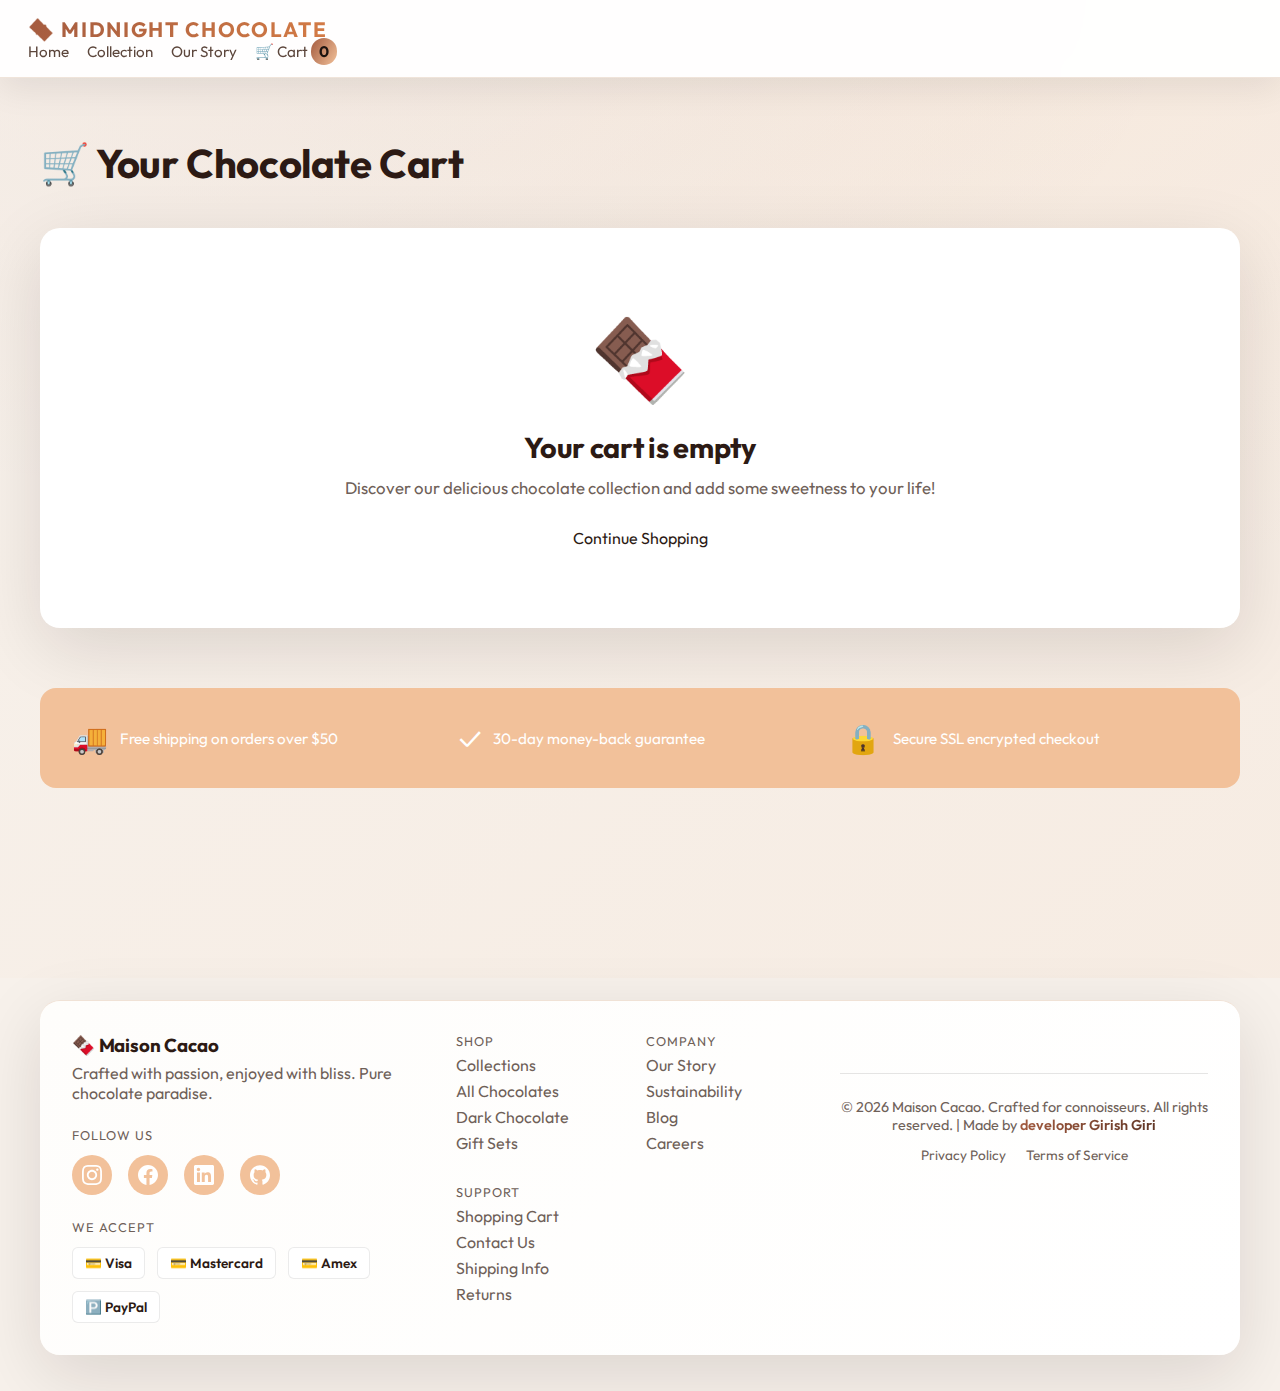
<file: cart.html>
<!DOCTYPE html>
<html lang="en">
<head>
  <meta charset="UTF-8">
  <meta name="viewport" content="width=device-width, initial-scale=1.0">
  <title>Shopping Cart - Midnight Chocolate 🍫</title>
  <link rel="preconnect" href="https://fonts.googleapis.com">
  <link rel="preconnect" href="https://fonts.gstatic.com" crossorigin>
  <link href="https://fonts.googleapis.com/css2?family=Outfit:wght@400;500;600;700&display=swap" rel="stylesheet">
  <link rel="stylesheet" href="css/style.css">
</head>
<body>
  <!-- Navigation -->
  <nav class="nav">
    <div class="nav__wrapper">
      <a href="index.html" class="nav__brand">🍫 Midnight Chocolate</a>
      <div class="nav__links">
        <a href="index.html">Home</a>
        <a href="collection.html">Collection</a>
        <a href="story.html">Our Story</a>
        <a href="cart.html" class="nav__cart active">
          🛒 Cart <span class="cart-count">0</span>
        </a>
      </div>
    </div>
  </nav>

  <!-- Cart Section -->
  <section class="cart-section">
    <div class="cart__wrapper">
      <h1>🛒 Your Chocolate Cart</h1>

      <!-- Empty Cart Message -->
      <div id="emptyCart" class="empty-cart" style="display: none;">
        <div class="empty-cart__icon">🍫</div>
        <h2>Your cart is empty</h2>
        <p>Discover our delicious chocolate collection and add some sweetness to your life!</p>
        <a href="collection.html" class="btn btn--primary">Continue Shopping</a>
      </div>

      <!-- Cart Content -->
      <div id="cartContent" class="cart-content">
        <div class="cart__items">
          <div class="cart-items-list" id="cartItems">
            <!-- Items populated by JS -->
          </div>
        </div>

        <!-- Cart Summary -->
        <div class="cart__summary">
          <h2>Order Summary</h2>

          <div class="summary-item">
            <span>Subtotal</span>
            <span id="subtotal">$0.00</span>
          </div>

          <div class="summary-item">
            <span>Shipping</span>
            <span id="shipping">Free</span>
          </div>

          <div class="summary-item">
            <span>Tax</span>
            <span id="tax">$0.00</span>
          </div>

          <div class="summary-item summary-item--total">
            <span>Total</span>
            <span id="total" class="total-price">$0.00</span>
          </div>

          <button id="checkoutBtn" class="btn btn--primary btn--large btn--block">
            💳 Proceed to Checkout
          </button>

          <a href="collection.html" class="btn btn--secondary btn--large btn--block">
            ← Continue Shopping
          </a>

          <div class="promo-section">
            <input type="text" id="promoCode" placeholder="Enter promo code" class="promo-input">
            <button id="applyPromo" class="btn btn--ghost">Apply</button>
          </div>
        </div>
      </div>

      <!-- Trust Info -->
      <div class="cart-trust">
        <div class="trust-banner">
          <div class="trust-item-inline">
            <span>🚚</span>
            <span>Free shipping on orders over $50</span>
          </div>
          <div class="trust-item-inline">
            <span>✓</span>
            <span>30-day money-back guarantee</span>
          </div>
          <div class="trust-item-inline">
            <span>🔒</span>
            <span>Secure SSL encrypted checkout</span>
          </div>
        </div>
      </div>
    </div>
  </section>

  <!-- Footer -->
  <footer class="footer">
    <div class="footer__brand">
      <h3>🍫 Maison Cacao</h3>
      <p>Crafted with passion, enjoyed with bliss. Pure chocolate paradise.</p>
      
      <!-- Social Media Links -->
      <div class="footer__social">
        <p class="eyebrow" style="margin-top: 20px; margin-bottom: 12px;">Follow Us</p>
        <div class="social-links">
          <a href="https://www.instagram.com/developergirishgiri/" target="_blank" rel="noopener" aria-label="Instagram">
            <svg width="24" height="24" fill="currentColor" viewBox="0 0 24 24"><path d="M12 2.163c3.204 0 3.584.012 4.85.07 3.252.148 4.771 1.691 4.919 4.919.058 1.265.069 1.645.069 4.849 0 3.205-.012 3.584-.069 4.849-.149 3.225-1.664 4.771-4.919 4.919-1.266.058-1.644.07-4.85.07-3.204 0-3.584-.012-4.849-.07-3.26-.149-4.771-1.699-4.919-4.92-.058-1.265-.07-1.644-.07-4.849 0-3.204.013-3.583.07-4.849.149-3.227 1.664-4.771 4.919-4.919 1.266-.057 1.645-.069 4.849-.069zm0-2.163c-3.259 0-3.667.014-4.947.072-4.358.2-6.78 2.618-6.98 6.98-.059 1.281-.073 1.689-.073 4.948 0 3.259.014 3.668.072 4.948.2 4.358 2.618 6.78 6.98 6.98 1.281.058 1.689.072 4.948.072 3.259 0 3.668-.014 4.948-.072 4.354-.2 6.782-2.618 6.979-6.98.059-1.28.073-1.689.073-4.948 0-3.259-.014-3.667-.072-4.947-.196-4.354-2.617-6.78-6.979-6.98-1.281-.059-1.69-.073-4.949-.073zm0 5.838c-3.403 0-6.162 2.759-6.162 6.162s2.759 6.163 6.162 6.163 6.162-2.759 6.162-6.163c0-3.403-2.759-6.162-6.162-6.162zm0 10.162c-2.209 0-4-1.79-4-4 0-2.209 1.791-4 4-4s4 1.791 4 4c0 2.21-1.791 4-4 4zm6.406-11.845c-.796 0-1.441.645-1.441 1.44s.645 1.44 1.441 1.44c.795 0 1.439-.645 1.439-1.44s-.644-1.44-1.439-1.44z"/></svg>
          </a>
          <a href="https://www.facebook.com/profile.php?id=61586335445178" target="_blank" rel="noopener" aria-label="Facebook">
            <svg width="24" height="24" fill="currentColor" viewBox="0 0 24 24"><path d="M24 12.073c0-6.627-5.373-12-12-12s-12 5.373-12 12c0 5.99 4.388 10.954 10.125 11.854v-8.385H7.078v-3.47h3.047V9.43c0-3.007 1.792-4.669 4.533-4.669 1.312 0 2.686.235 2.686.235v2.953H15.83c-1.491 0-1.956.925-1.956 1.874v2.25h3.328l-.532 3.47h-2.796v8.385C19.612 23.027 24 18.062 24 12.073z"/></svg>
          </a>
          <a href="https://www.linkedin.com/in/girish-giri-569b453a4/" target="_blank" rel="noopener" aria-label="LinkedIn">
            <svg width="24" height="24" fill="currentColor" viewBox="0 0 24 24"><path d="M20.447 20.452h-3.554v-5.569c0-1.328-.027-3.037-1.852-3.037-1.853 0-2.136 1.445-2.136 2.939v5.667H9.351V9h3.414v1.561h.046c.477-.9 1.637-1.85 3.37-1.85 3.601 0 4.267 2.37 4.267 5.455v6.286zM5.337 7.433c-1.144 0-2.063-.926-2.063-2.065 0-1.138.92-2.063 2.063-2.063 1.14 0 2.064.925 2.064 2.063 0 1.139-.925 2.065-2.064 2.065zm1.782 13.019H3.555V9h3.564v11.452zM22.225 0H1.771C.792 0 0 .774 0 1.729v20.542C0 23.227.792 24 1.771 24h20.451C23.2 24 24 23.227 24 22.271V1.729C24 .774 23.2 0 22.222 0h.003z"/></svg>
          </a>
          <a href="https://github.com/Jagdish-Giri" target="_blank" rel="noopener" aria-label="GitHub">
            <svg width="24" height="24" fill="currentColor" viewBox="0 0 24 24"><path d="M12 .297c-6.63 0-12 5.373-12 12 0 5.303 3.438 9.8 8.205 11.385.6.113.82-.258.82-.577 0-.285-.01-1.04-.015-2.04-3.338.724-4.042-1.61-4.042-1.61C4.422 18.07 3.633 17.7 3.633 17.7c-1.087-.744.084-.729.084-.729 1.205.084 1.838 1.236 1.838 1.236 1.07 1.835 2.809 1.305 3.495.998.108-.776.417-1.305.76-1.605-2.665-.3-5.466-1.332-5.466-5.93 0-1.31.465-2.38 1.235-3.22-.135-.303-.54-1.523.105-3.176 0 0 1.005-.322 3.3 1.23.96-.267 1.98-.399 3-.405 1.02.006 2.04.138 3 .405 2.28-1.552 3.285-1.23 3.285-1.23.645 1.653.24 2.873.12 3.176.765.84 1.23 1.91 1.23 3.22 0 4.61-2.805 5.625-5.475 5.92.42.36.81 1.096.81 2.22 0 1.606-.015 2.896-.015 3.286 0 .315.21.69.825.57C20.565 22.092 24 17.592 24 12.297c0-6.627-5.373-12-12-12"/></svg>
          </a>
        </div>
      </div>

      <!-- Payment Methods -->
      <div class="footer__payment">
        <p class="eyebrow" style="margin-top: 20px; margin-bottom: 12px;">We Accept</p>
        <div class="payment-methods">
          <span>💳 Visa</span>
          <span>💳 Mastercard</span>
          <span>💳 Amex</span>
          <span>🅿️ PayPal</span>
        </div>
      </div>
    </div>
    <div class="footer__links">
      <div>
        <p class="eyebrow">Shop</p>
        <a href="index.html#collections">Collections</a>
        <a href="collection.html">All Chocolates</a>
        <a href="collection.html">Dark Chocolate</a>
        <a href="collection.html">Gift Sets</a>
      </div>
      <div>
        <p class="eyebrow">Company</p>
        <a href="story.html">Our Story</a>
        <a href="story.html">Sustainability</a>
        <a href="story.html">Blog</a>
        <a href="story.html">Careers</a>
      </div>
      <div>
        <p class="eyebrow">Support</p>
        <a href="cart.html">Shopping Cart</a>
        <a href="story.html">Contact Us</a>
        <a href="story.html">Shipping Info</a>
        <a href="story.html">Returns</a>
      </div>
    </div>
    
    <div class="footer-bottom">
      <p>&copy; 2026 Maison Cacao. Crafted for connoisseurs. All rights reserved. | Made by <a href="https://github.com/Jagdish-Giri" target="_blank" class="developer-credit">developer Girish Giri</a></p>
      <div class="footer-links">
        <a href="privacy-policy.html">Privacy Policy</a>
        <a href="terms.html">Terms of Service</a>
      </div>
    </div>
  </footer>

  <!-- Toast Notification -->
  <div id="toast" class="toast"></div>

  <script type="module" src="js/app.js"></script>
  <script>
    function initializeCart() {
      if (typeof window.renderCartPage === 'function') {
        window.renderCartPage();
      } else {
        setTimeout(initializeCart, 100);
      }
    }
    
    initializeCart();

    document.getElementById('checkoutBtn').addEventListener('click', () => {
      alert('🚀 Coming Soon!\n\nCheckout feature is under development. Stay tuned for updates!');
    });

    document.getElementById('applyPromo').addEventListener('click', () => {
      const code = document.getElementById('promoCode').value.toUpperCase();
      if (code === 'CHOCO20') {
        window.showToast('✨ Promo code applied! 20% discount activated.');
        window.renderCartPage();
      } else if (code) {
        window.showToast('❌ Invalid promo code', 'error');
      }
    });
  </script>
</body>
</html>
</file>
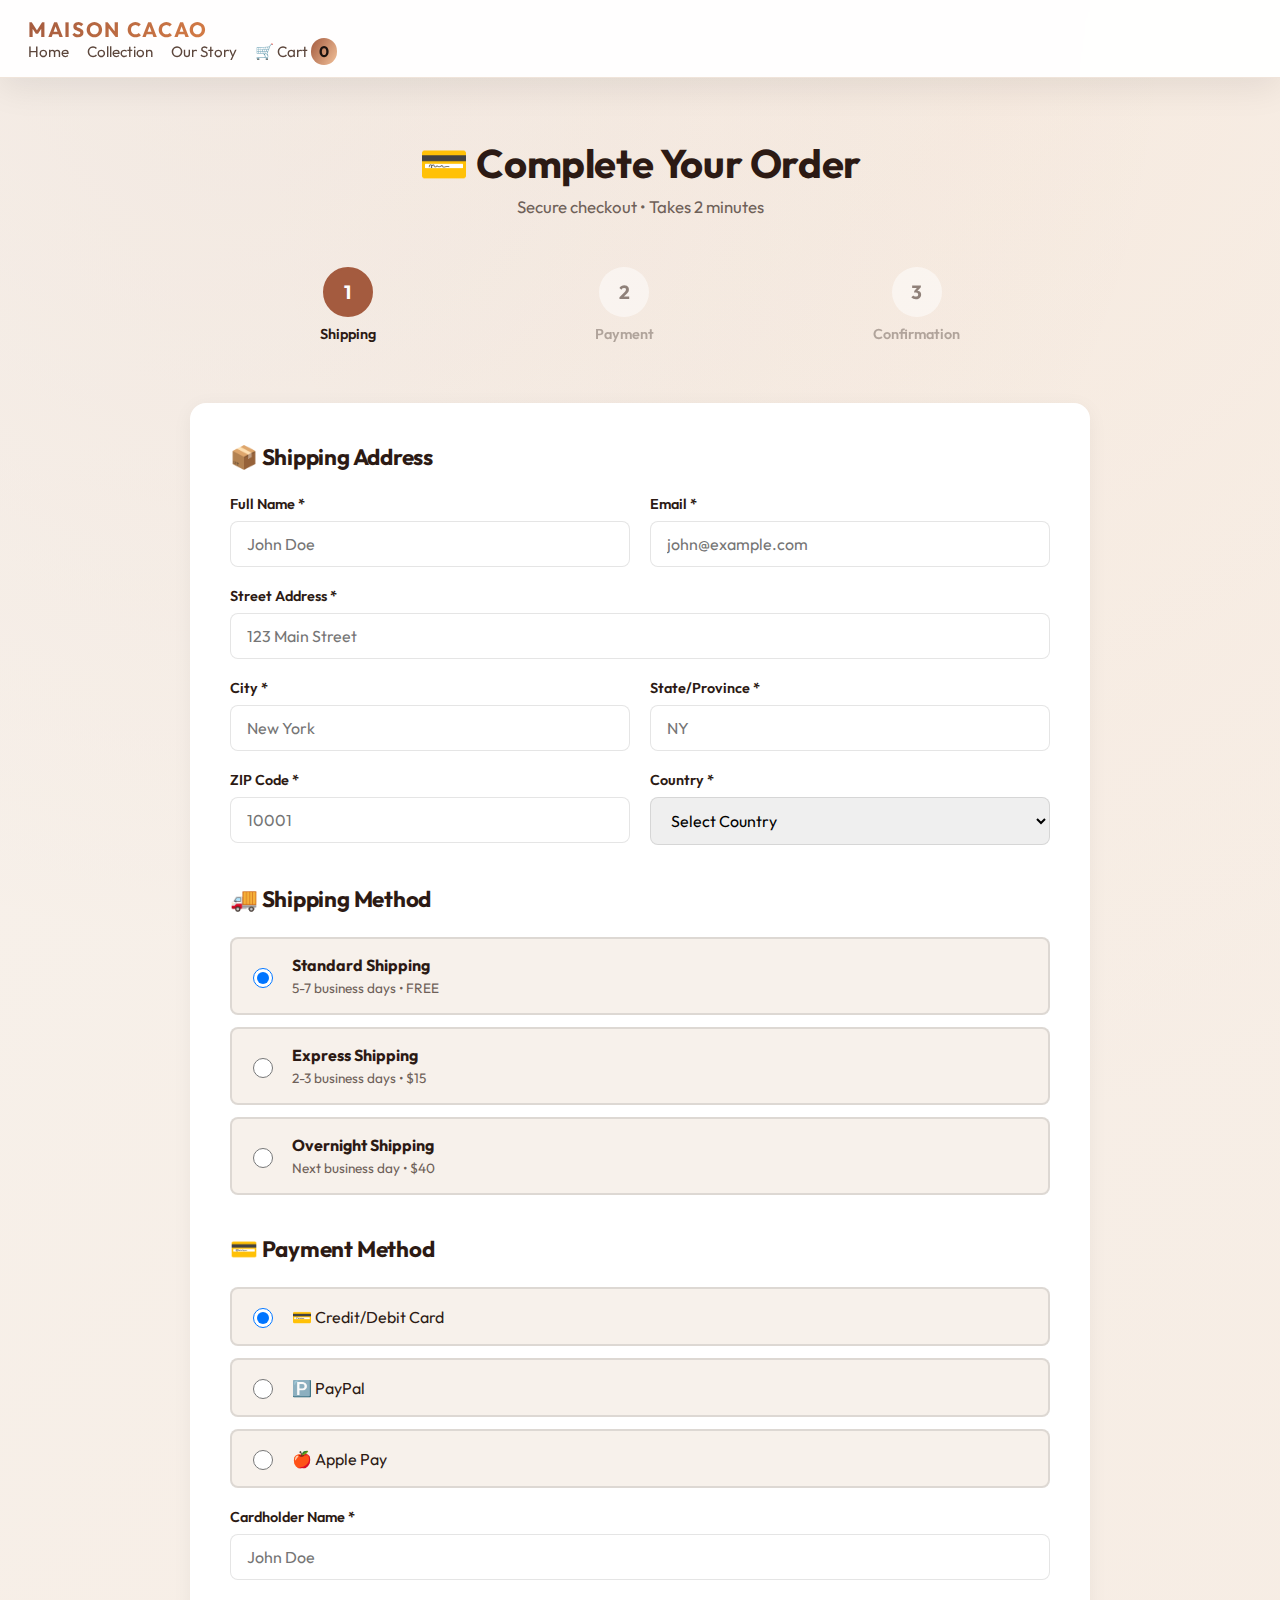
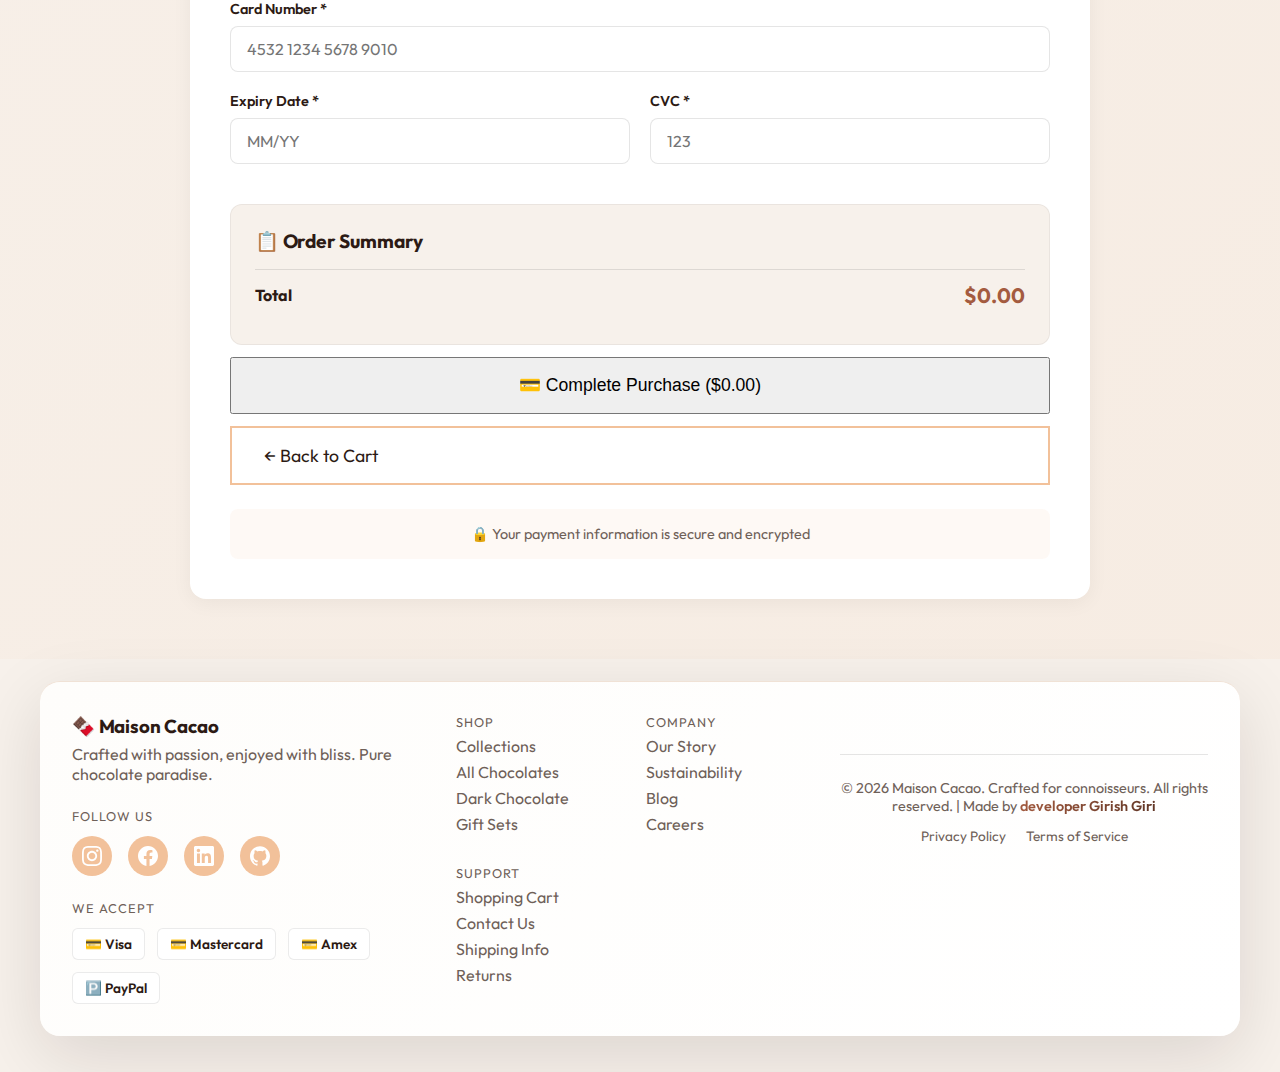
<file: checkout.html>
<!DOCTYPE html>
<html lang="en">
<head>
  <meta charset="UTF-8">
  <meta name="viewport" content="width=device-width, initial-scale=1.0">
  <title>Maison Cacao | Checkout</title>
  <link rel="preconnect" href="https://fonts.googleapis.com">
  <link rel="preconnect" href="https://fonts.gstatic.com" crossorigin>
  <link href="https://fonts.googleapis.com/css2?family=Outfit:wght@400;500;600;700&display=swap" rel="stylesheet">
  <link rel="stylesheet" href="css/style.css">
</head>
<body>
  <!-- Navigation -->
  <nav class="nav">
    <div class="nav__wrapper">
      <a href="index.html" class="nav__brand">Maison Cacao</a>
      <div class="nav__links">
        <a href="index.html">Home</a>
        <a href="collection.html">Collection</a>
        <a href="story.html">Our Story</a>
        <a href="cart.html" class="nav__cart">
          🛒 Cart <span class="cart-count">0</span>
        </a>
      </div>
    </div>
  </nav>

  <!-- Checkout Section -->
  <section class="checkout-section">
    <div class="checkout__wrapper">
      <div class="checkout__header">
        <h1>💳 Complete Your Order</h1>
        <p>Secure checkout • Takes 2 minutes</p>
      </div>

      <!-- Progress Steps -->
      <div class="checkout-progress">
        <div class="progress-step active">
          <span class="progress-number">1</span>
          <span class="progress-label">Shipping</span>
        </div>
        <div class="progress-step" id="progressPayment">
          <span class="progress-number">2</span>
          <span class="progress-label">Payment</span>
        </div>
        <div class="progress-step" id="progressConfirm">
          <span class="progress-number">3</span>
          <span class="progress-label">Confirmation</span>
        </div>
      </div>

      <!-- Checkout Form -->
      <div id="checkoutForm" class="checkout-form">
        <!-- Shipping Info -->
        <div class="form-section">
          <h2>📦 Shipping Address</h2>
          <form id="shippingForm" class="form-grid">
            <div class="form-group">
              <label for="fullName">Full Name *</label>
              <input type="text" id="fullName" required placeholder="John Doe">
            </div>
            <div class="form-group">
              <label for="email">Email *</label>
              <input type="email" id="email" required placeholder="john@example.com">
            </div>
            <div class="form-group form-group--full">
              <label for="address">Street Address *</label>
              <input type="text" id="address" required placeholder="123 Main Street">
            </div>
            <div class="form-group">
              <label for="city">City *</label>
              <input type="text" id="city" required placeholder="New York">
            </div>
            <div class="form-group">
              <label for="state">State/Province *</label>
              <input type="text" id="state" required placeholder="NY">
            </div>
            <div class="form-group">
              <label for="zipcode">ZIP Code *</label>
              <input type="text" id="zipcode" required placeholder="10001">
            </div>
            <div class="form-group">
              <label for="country">Country *</label>
              <select id="country" required>
                <option value="">Select Country</option>
                <option value="USA">United States</option>
                <option value="CA">Canada</option>
                <option value="UK">United Kingdom</option>
                <option value="IN">India</option>
                <option value="Other">Other</option>
              </select>
            </div>
          </form>
        </div>

        <!-- Shipping Method -->
        <div class="form-section">
          <h2>🚚 Shipping Method</h2>
          <div class="shipping-options">
            <label class="shipping-option">
              <input type="radio" name="shipping" value="standard" checked>
              <div class="option-content">
                <span class="option-title">Standard Shipping</span>
                <span class="option-desc">5-7 business days • FREE</span>
              </div>
            </label>
            <label class="shipping-option">
              <input type="radio" name="shipping" value="express">
              <div class="option-content">
                <span class="option-title">Express Shipping</span>
                <span class="option-desc">2-3 business days • $15</span>
              </div>
            </label>
            <label class="shipping-option">
              <input type="radio" name="shipping" value="overnight">
              <div class="option-content">
                <span class="option-title">Overnight Shipping</span>
                <span class="option-desc">Next business day • $40</span>
              </div>
            </label>
          </div>
        </div>

        <!-- Payment Info -->
        <div class="form-section">
          <h2>💳 Payment Method</h2>
          <div class="payment-options">
            <label class="payment-option">
              <input type="radio" name="payment" value="card" checked>
              <span>💳 Credit/Debit Card</span>
            </label>
            <label class="payment-option">
              <input type="radio" name="payment" value="paypal">
              <span>🅿️ PayPal</span>
            </label>
            <label class="payment-option">
              <input type="radio" name="payment" value="apple">
              <span>🍎 Apple Pay</span>
            </label>
          </div>

          <!-- Card Details (shown when card is selected) -->
          <form id="cardForm" class="form-grid" style="margin-top: 20px;">
            <div class="form-group form-group--full">
              <label for="cardName">Cardholder Name *</label>
              <input type="text" id="cardName" placeholder="John Doe">
            </div>
            <div class="form-group form-group--full">
              <label for="cardNumber">Card Number *</label>
              <input type="text" id="cardNumber" placeholder="4532 1234 5678 9010" maxlength="19">
            </div>
            <div class="form-group">
              <label for="cardExpiry">Expiry Date *</label>
              <input type="text" id="cardExpiry" placeholder="MM/YY" maxlength="5">
            </div>
            <div class="form-group">
              <label for="cardCVC">CVC *</label>
              <input type="text" id="cardCVC" placeholder="123" maxlength="4">
            </div>
          </form>
        </div>

        <!-- Order Summary -->
        <div class="checkout-summary">
          <h2>📋 Order Summary</h2>
          <div class="summary-items" id="checkoutSummary">
            <!-- Items populated by JS -->
          </div>
          <div class="summary-total">
            <span>Total</span>
            <span id="checkoutTotal">$0.00</span>
          </div>
        </div>

        <!-- Submit Button -->
        <button id="submitCheckout" class="btn btn--primary btn--large btn--block">
          💳 Complete Purchase ($0.00)
        </button>

        <a href="cart.html" class="btn btn--secondary btn--large btn--block">
          ← Back to Cart
        </a>

        <!-- Security Badge -->
        <div class="security-badge">
          🔒 Your payment information is secure and encrypted
        </div>
      </div>

      <!-- Confirmation Screen -->
      <div id="confirmationScreen" class="confirmation-screen" style="display: none;">
        <div class="confirmation-content">
          <div class="confirmation-icon">✅</div>
          <h1>Order Confirmed! 🎉</h1>
          <p class="confirmation-message">Thank you for your delicious purchase!</p>

          <div class="order-details">
            <div class="detail-row">
              <span>Order Number</span>
              <span id="orderNumber" class="detail-value">#MC-2025-001</span>
            </div>
            <div class="detail-row">
              <span>Order Total</span>
              <span id="orderTotal" class="detail-value">$0.00</span>
            </div>
            <div class="detail-row">
              <span>Estimated Delivery</span>
              <span id="deliveryDate" class="detail-value">Jan 17, 2025</span>
            </div>
          </div>

          <div class="confirmation-message-box">
            <p>📧 A confirmation email has been sent to <strong id="confirmEmail">email@example.com</strong></p>
            <p>🍫 Your chocolate will arrive in perfect condition, ready to delight your taste buds!</p>
          </div>

          <div class="confirmation-actions">
            <a href="collection.html" class="btn btn--primary">
              Continue Shopping 🍫
            </a>
            <a href="index.html" class="btn btn--secondary">
              Back to Home
            </a>
          </div>
        </div>
      </div>
    </div>
  </section>

  <!-- Footer -->
  <footer class="footer">
    <div class="footer__brand">
      <h3>🍫 Maison Cacao</h3>
      <p>Crafted with passion, enjoyed with bliss. Pure chocolate paradise.</p>
      
      <!-- Social Media Links -->
      <div class="footer__social">
        <p class="eyebrow" style="margin-top: 20px; margin-bottom: 12px;">Follow Us</p>
        <div class="social-links">
          <a href="https://www.instagram.com/developergirishgiri/" target="_blank" rel="noopener" aria-label="Instagram">
            <svg width="24" height="24" fill="currentColor" viewBox="0 0 24 24"><path d="M12 2.163c3.204 0 3.584.012 4.85.07 3.252.148 4.771 1.691 4.919 4.919.058 1.265.069 1.645.069 4.849 0 3.205-.012 3.584-.069 4.849-.149 3.225-1.664 4.771-4.919 4.919-1.266.058-1.644.07-4.85.07-3.204 0-3.584-.012-4.849-.07-3.26-.149-4.771-1.699-4.919-4.92-.058-1.265-.07-1.644-.07-4.849 0-3.204.013-3.583.07-4.849.149-3.227 1.664-4.771 4.919-4.919 1.266-.057 1.645-.069 4.849-.069zm0-2.163c-3.259 0-3.667.014-4.947.072-4.358.2-6.78 2.618-6.98 6.98-.059 1.281-.073 1.689-.073 4.948 0 3.259.014 3.668.072 4.948.2 4.358 2.618 6.78 6.98 6.98 1.281.058 1.689.072 4.948.072 3.259 0 3.668-.014 4.948-.072 4.354-.2 6.782-2.618 6.979-6.98.059-1.28.073-1.689.073-4.948 0-3.259-.014-3.667-.072-4.947-.196-4.354-2.617-6.78-6.979-6.98-1.281-.059-1.69-.073-4.949-.073zm0 5.838c-3.403 0-6.162 2.759-6.162 6.162s2.759 6.163 6.162 6.163 6.162-2.759 6.162-6.163c0-3.403-2.759-6.162-6.162-6.162zm0 10.162c-2.209 0-4-1.79-4-4 0-2.209 1.791-4 4-4s4 1.791 4 4c0 2.21-1.791 4-4 4zm6.406-11.845c-.796 0-1.441.645-1.441 1.44s.645 1.44 1.441 1.44c.795 0 1.439-.645 1.439-1.44s-.644-1.44-1.439-1.44z"/></svg>
          </a>
          <a href="https://www.facebook.com/profile.php?id=61586335445178" target="_blank" rel="noopener" aria-label="Facebook">
            <svg width="24" height="24" fill="currentColor" viewBox="0 0 24 24"><path d="M24 12.073c0-6.627-5.373-12-12-12s-12 5.373-12 12c0 5.99 4.388 10.954 10.125 11.854v-8.385H7.078v-3.47h3.047V9.43c0-3.007 1.792-4.669 4.533-4.669 1.312 0 2.686.235 2.686.235v2.953H15.83c-1.491 0-1.956.925-1.956 1.874v2.25h3.328l-.532 3.47h-2.796v8.385C19.612 23.027 24 18.062 24 12.073z"/></svg>
          </a>
          <a href="https://www.linkedin.com/in/girish-giri-569b453a4/" target="_blank" rel="noopener" aria-label="LinkedIn">
            <svg width="24" height="24" fill="currentColor" viewBox="0 0 24 24"><path d="M20.447 20.452h-3.554v-5.569c0-1.328-.027-3.037-1.852-3.037-1.853 0-2.136 1.445-2.136 2.939v5.667H9.351V9h3.414v1.561h.046c.477-.9 1.637-1.85 3.37-1.85 3.601 0 4.267 2.37 4.267 5.455v6.286zM5.337 7.433c-1.144 0-2.063-.926-2.063-2.065 0-1.138.92-2.063 2.063-2.063 1.14 0 2.064.925 2.064 2.063 0 1.139-.925 2.065-2.064 2.065zm1.782 13.019H3.555V9h3.564v11.452zM22.225 0H1.771C.792 0 0 .774 0 1.729v20.542C0 23.227.792 24 1.771 24h20.451C23.2 24 24 23.227 24 22.271V1.729C24 .774 23.2 0 22.222 0h.003z"/></svg>
          </a>
          <a href="https://github.com/Jagdish-Giri" target="_blank" rel="noopener" aria-label="GitHub">
            <svg width="24" height="24" fill="currentColor" viewBox="0 0 24 24"><path d="M12 .297c-6.63 0-12 5.373-12 12 0 5.303 3.438 9.8 8.205 11.385.6.113.82-.258.82-.577 0-.285-.01-1.04-.015-2.04-3.338.724-4.042-1.61-4.042-1.61C4.422 18.07 3.633 17.7 3.633 17.7c-1.087-.744.084-.729.084-.729 1.205.084 1.838 1.236 1.838 1.236 1.07 1.835 2.809 1.305 3.495.998.108-.776.417-1.305.76-1.605-2.665-.3-5.466-1.332-5.466-5.93 0-1.31.465-2.38 1.235-3.22-.135-.303-.54-1.523.105-3.176 0 0 1.005-.322 3.3 1.23.96-.267 1.98-.399 3-.405 1.02.006 2.04.138 3 .405 2.28-1.552 3.285-1.23 3.285-1.23.645 1.653.24 2.873.12 3.176.765.84 1.23 1.91 1.23 3.22 0 4.61-2.805 5.625-5.475 5.92.42.36.81 1.096.81 2.22 0 1.606-.015 2.896-.015 3.286 0 .315.21.69.825.57C20.565 22.092 24 17.592 24 12.297c0-6.627-5.373-12-12-12"/></svg>
          </a>
        </div>
      </div>

      <!-- Payment Methods -->
      <div class="footer__payment">
        <p class="eyebrow" style="margin-top: 20px; margin-bottom: 12px;">We Accept</p>
        <div class="payment-methods">
          <span>💳 Visa</span>
          <span>💳 Mastercard</span>
          <span>💳 Amex</span>
          <span>🅿️ PayPal</span>
        </div>
      </div>
    </div>
    <div class="footer__links">
      <div>
        <p class="eyebrow">Shop</p>
        <a href="index.html#collections">Collections</a>
        <a href="collection.html">All Chocolates</a>
        <a href="collection.html">Dark Chocolate</a>
        <a href="collection.html">Gift Sets</a>
      </div>
      <div>
        <p class="eyebrow">Company</p>
        <a href="story.html">Our Story</a>
        <a href="story.html">Sustainability</a>
        <a href="story.html">Blog</a>
        <a href="story.html">Careers</a>
      </div>
      <div>
        <p class="eyebrow">Support</p>
        <a href="cart.html">Shopping Cart</a>
        <a href="story.html">Contact Us</a>
        <a href="story.html">Shipping Info</a>
        <a href="story.html">Returns</a>
      </div>
    </div>
    
    <div class="footer-bottom">
      <p>&copy; 2026 Maison Cacao. Crafted for connoisseurs. All rights reserved. | Made by <a href="https://github.com/Jagdish-Giri" target="_blank" class="developer-credit">developer Girish Giri</a></p>
      <div class="footer-links">
        <a href="privacy-policy.html">Privacy Policy</a>
        <a href="terms.html">Terms of Service</a>
      </div>
    </div>
  </footer>

  <!-- Toast Notification -->
  <div id="toast" class="toast"></div>

  <script type="module" src="js/app.js"></script>
  <script>
    setTimeout(() => {
      if (typeof window.renderCheckoutPage === 'function') {
        window.renderCheckoutPage();
      }
    }, 100);

    document.getElementById('submitCheckout').addEventListener('click', () => {
      window.processCheckout();
    });

    // Card number formatting
    document.getElementById('cardNumber').addEventListener('input', (e) => {
      let value = e.target.value.replace(/\s/g, '');
      let formattedValue = value.match(/.{1,4}/g)?.join(' ') || value;
      e.target.value = formattedValue;
    });

    // Expiry date formatting
    document.getElementById('cardExpiry').addEventListener('input', (e) => {
      let value = e.target.value.replace(/\D/g, '');
      if (value.length >= 2) {
        value = value.slice(0, 2) + '/' + value.slice(2, 4);
      }
      e.target.value = value;
    });
  </script>
</body>
</html>
</file>
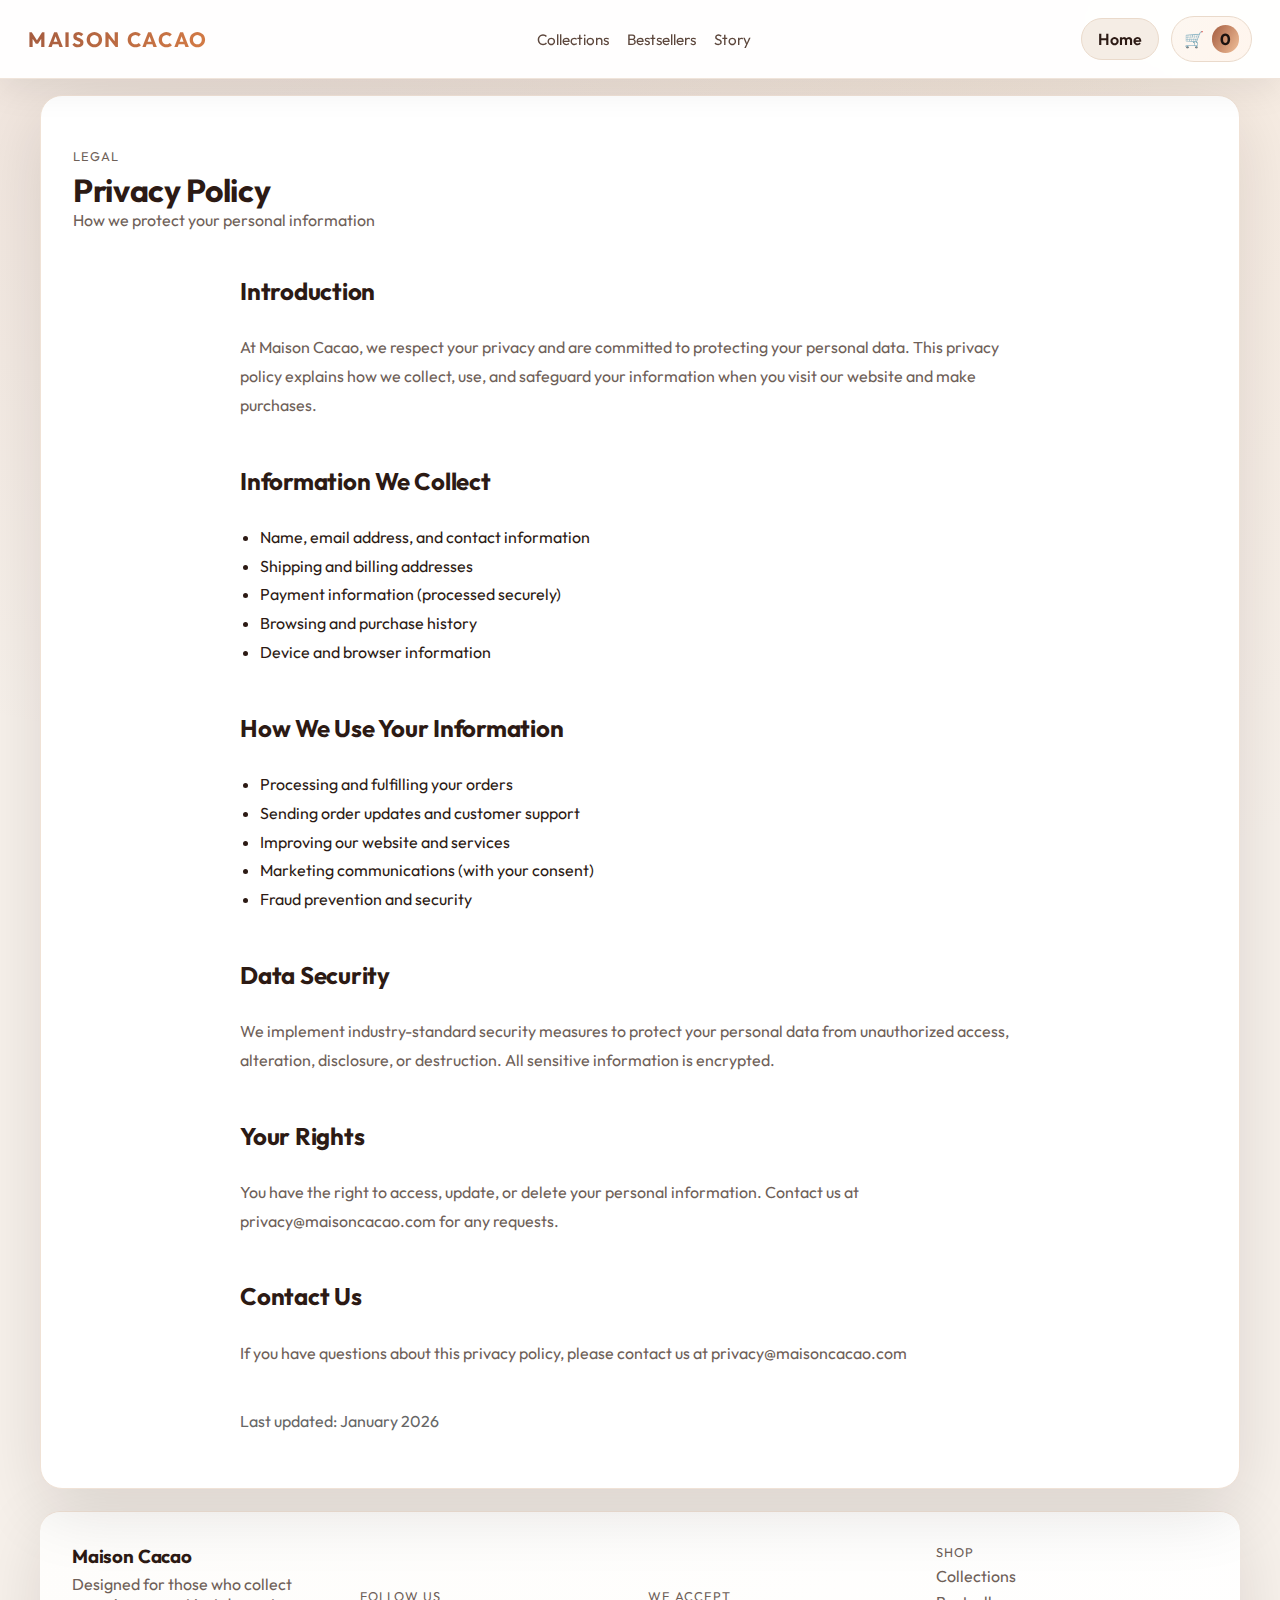
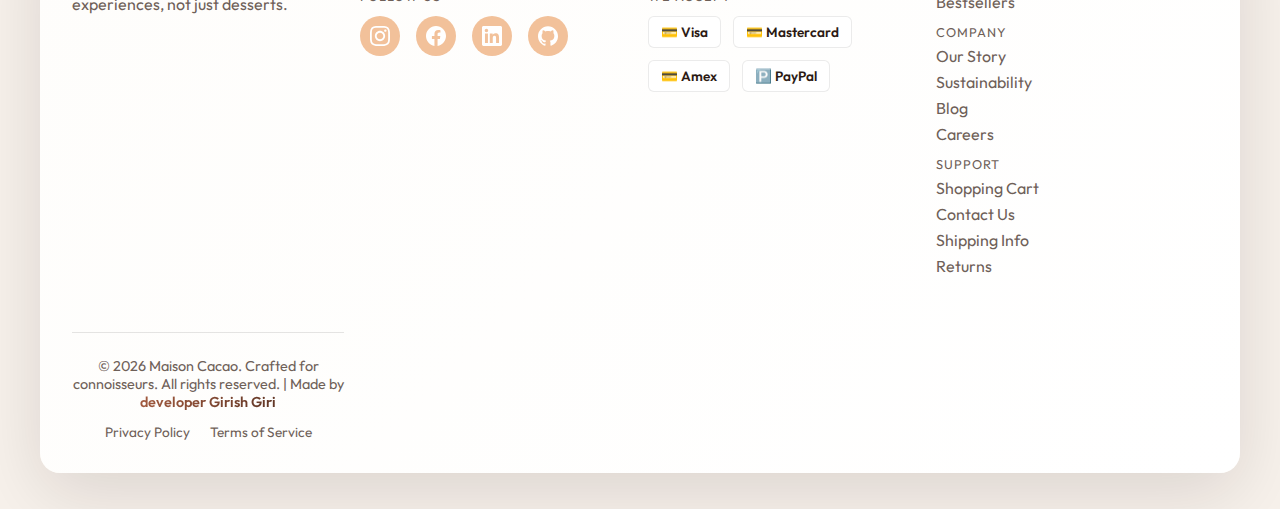
<file: privacy-policy.html>
<!DOCTYPE html>
<html lang="en">
<head>
  <meta charset="UTF-8" />
  <meta name="viewport" content="width=device-width, initial-scale=1.0" />
  <title>Maison Cacao | Privacy Policy</title>
  <link rel="preconnect" href="https://fonts.googleapis.com" />
  <link rel="preconnect" href="https://fonts.gstatic.com" crossorigin />
  <link
    href="https://fonts.googleapis.com/css2?family=Outfit:wght@400;500;600;700&display=swap"
    rel="stylesheet"
  />
  <link rel="stylesheet" href="css/style.css" />
</head>
<body data-page="privacy">
  <header class="nav">
    <div class="nav__brand">Maison Cacao</div>
    <nav class="nav__links">
      <a href="index.html#collections">Collections</a>
      <a href="index.html#best">Bestsellers</a>
      <a href="story.html">Story</a>
    </nav>
    <div class="nav__actions">
      <a class="pill ghost" href="index.html">Home</a>
      <div class="cart-chip" id="cart-chip">
        <span class="cart-icon">🛒</span>
        <span class="cart-count" id="cart-count">0</span>
      </div>
    </div>
  </header>

  <main class="section">
    <div class="section__header">
      <div>
        <p class="eyebrow">Legal</p>
        <h1>Privacy Policy</h1>
        <p class="lede">How we protect your personal information</p>
      </div>
    </div>

    <div style="max-width: 800px; margin: 0 auto; line-height: 1.8;">
      <h2 style="margin-top: 40px; margin-bottom: 20px;">Introduction</h2>
      <p>At Maison Cacao, we respect your privacy and are committed to protecting your personal data. This privacy policy explains how we collect, use, and safeguard your information when you visit our website and make purchases.</p>

      <h2 style="margin-top: 40px; margin-bottom: 20px;">Information We Collect</h2>
      <ul style="padding-left: 20px;">
        <li>Name, email address, and contact information</li>
        <li>Shipping and billing addresses</li>
        <li>Payment information (processed securely)</li>
        <li>Browsing and purchase history</li>
        <li>Device and browser information</li>
      </ul>

      <h2 style="margin-top: 40px; margin-bottom: 20px;">How We Use Your Information</h2>
      <ul style="padding-left: 20px;">
        <li>Processing and fulfilling your orders</li>
        <li>Sending order updates and customer support</li>
        <li>Improving our website and services</li>
        <li>Marketing communications (with your consent)</li>
        <li>Fraud prevention and security</li>
      </ul>

      <h2 style="margin-top: 40px; margin-bottom: 20px;">Data Security</h2>
      <p>We implement industry-standard security measures to protect your personal data from unauthorized access, alteration, disclosure, or destruction. All sensitive information is encrypted.</p>

      <h2 style="margin-top: 40px; margin-bottom: 20px;">Your Rights</h2>
      <p>You have the right to access, update, or delete your personal information. Contact us at privacy@maisoncacao.com for any requests.</p>

      <h2 style="margin-top: 40px; margin-bottom: 20px;">Contact Us</h2>
      <p>If you have questions about this privacy policy, please contact us at privacy@maisoncacao.com</p>

      <p style="margin-top: 40px; color: #666;">Last updated: January 2026</p>
    </div>
  </main>

  <footer class="footer">
    <div class="footer__brand">
      <h3>Maison Cacao</h3>
      <p>Designed for those who collect experiences, not just desserts.</p>
    </div>

    <div class="footer__social">
      <p class="eyebrow" style="margin-top: 20px; margin-bottom: 12px;">Follow Us</p>
      <div class="social-links">
        <a href="https://www.instagram.com/developergirishgiri/" target="_blank" rel="noopener" aria-label="Instagram">
          <svg width="24" height="24" fill="currentColor" viewBox="0 0 24 24"><path d="M12 2.163c3.204 0 3.584.012 4.85.07 3.252.148 4.771 1.691 4.919 4.919.058 1.265.069 1.645.069 4.849 0 3.205-.012 3.584-.069 4.849-.149 3.225-1.664 4.771-4.919 4.919-1.266.058-1.644.07-4.85.07-3.204 0-3.584-.012-4.849-.07-3.26-.149-4.771-1.699-4.919-4.92-.058-1.265-.07-1.644-.07-4.849 0-3.204.013-3.583.07-4.849.149-3.227 1.664-4.771 4.919-4.919 1.266-.057 1.645-.069 4.849-.069zm0-2.163c-3.259 0-3.667.014-4.947.072-4.358.2-6.78 2.618-6.98 6.98-.059 1.281-.073 1.689-.073 4.948 0 3.259.014 3.668.072 4.948.2 4.358 2.618 6.78 6.98 6.98 1.281.058 1.689.072 4.948.072 3.259 0 3.668-.014 4.948-.072 4.354-.2 6.782-2.618 6.979-6.98.059-1.28.073-1.689.073-4.948 0-3.259-.014-3.667-.072-4.947-.196-4.354-2.617-6.78-6.979-6.98-1.281-.059-1.69-.073-4.949-.073zm0 5.838c-3.403 0-6.162 2.759-6.162 6.162s2.759 6.163 6.162 6.163 6.162-2.759 6.162-6.163c0-3.403-2.759-6.162-6.162-6.162zm0 10.162c-2.209 0-4-1.79-4-4 0-2.209 1.791-4 4-4s4 1.791 4 4c0 2.21-1.791 4-4 4zm6.406-11.845c-.796 0-1.441.645-1.441 1.44s.645 1.44 1.441 1.44c.795 0 1.439-.645 1.439-1.44s-.644-1.44-1.439-1.44z"/></svg>
        </a>
        <a href="https://www.facebook.com/profile.php?id=61586335445178" target="_blank" rel="noopener" aria-label="Facebook">
          <svg width="24" height="24" fill="currentColor" viewBox="0 0 24 24"><path d="M24 12.073c0-6.627-5.373-12-12-12s-12 5.373-12 12c0 5.99 4.388 10.954 10.125 11.854v-8.385H7.078v-3.47h3.047V9.43c0-3.007 1.792-4.669 4.533-4.669 1.312 0 2.686.235 2.686.235v2.953H15.83c-1.491 0-1.956.925-1.956 1.874v2.25h3.328l-.532 3.47h-2.796v8.385C19.612 23.027 24 18.062 24 12.073z"/></svg>
        </a>
        <a href="https://www.linkedin.com/in/girish-giri-569b453a4/" target="_blank" rel="noopener" aria-label="LinkedIn">
          <svg width="24" height="24" fill="currentColor" viewBox="0 0 24 24"><path d="M20.447 20.452h-3.554v-5.569c0-1.328-.027-3.037-1.852-3.037-1.853 0-2.136 1.445-2.136 2.939v5.667H9.351V9h3.414v1.561h.046c.477-.9 1.637-1.85 3.37-1.85 3.601 0 4.267 2.37 4.267 5.455v6.286zM5.337 7.433c-1.144 0-2.063-.926-2.063-2.065 0-1.138.92-2.063 2.063-2.063 1.14 0 2.064.925 2.064 2.063 0 1.139-.925 2.065-2.064 2.065zm1.782 13.019H3.555V9h3.564v11.452zM22.225 0H1.771C.792 0 0 .774 0 1.729v20.542C0 23.227.792 24 1.771 24h20.451C23.2 24 24 23.227 24 22.271V1.729C24 .774 23.2 0 22.222 0h.003z"/></svg>
        </a>
        <a href="https://github.com/Jagdish-Giri" target="_blank" rel="noopener" aria-label="GitHub">
          <svg width="24" height="24" fill="currentColor" viewBox="0 0 24 24"><path d="M12 .297c-6.63 0-12 5.373-12 12 0 5.303 3.438 9.8 8.205 11.385.6.113.82-.258.82-.577 0-.285-.01-1.04-.015-2.04-3.338.724-4.042-1.61-4.042-1.61C4.422 18.07 3.633 17.7 3.633 17.7c-1.087-.744.084-.729.084-.729 1.205.084 1.838 1.236 1.838 1.236 1.07 1.835 2.809 1.305 3.495.998.108-.776.417-1.305.76-1.605-2.665-.3-5.466-1.332-5.466-5.93 0-1.31.465-2.38 1.235-3.22-.135-.303-.54-1.523.105-3.176 0 0 1.005-.322 3.3 1.23.96-.267 1.98-.399 3-.405 1.02.006 2.04.138 3 .405 2.28-1.552 3.285-1.23 3.285-1.23.645 1.653.24 2.873.12 3.176.765.84 1.23 1.91 1.23 3.22 0 4.61-2.805 5.625-5.475 5.92.42.36.81 1.096.81 2.22 0 1.606-.015 2.896-.015 3.286 0 .315.21.69.825.57C20.565 22.092 24 17.592 24 12.297c0-6.627-5.373-12-12-12"/></svg>
        </a>
      </div>
    </div>

    <div class="footer__payment">
      <p class="eyebrow" style="margin-top: 20px; margin-bottom: 12px;">We Accept</p>
      <div class="payment-methods">
        <span>💳 Visa</span>
        <span>💳 Mastercard</span>
        <span>💳 Amex</span>
        <span>🅿️ PayPal</span>
      </div>
    </div>

    <div class="footer__links">
      <div>
        <p class="eyebrow">Shop</p>
        <a href="index.html#collections">Collections</a>
        <a href="index.html#best">Bestsellers</a>
      </div>
      <div>
        <p class="eyebrow">Company</p>
        <a href="story.html">Our Story</a>
        <a href="story.html">Sustainability</a>
        <a href="story.html">Blog</a>
        <a href="story.html">Careers</a>
      </div>
      <div>
        <p class="eyebrow">Support</p>
        <a href="cart.html">Shopping Cart</a>
        <a href="story.html">Contact Us</a>
        <a href="story.html">Shipping Info</a>
        <a href="story.html">Returns</a>
      </div>
    </div>

    <div class="footer-bottom">
      <p>&copy; 2026 Maison Cacao. Crafted for connoisseurs. All rights reserved. | Made by <a href="https://github.com/Jagdish-Giri" target="_blank" class="developer-credit">developer Girish Giri</a></p>
      <div class="footer-links">
        <a href="privacy-policy.html">Privacy Policy</a>
        <a href="terms.html">Terms of Service</a>
      </div>
    </div>
  </footer>

  <script type="module" src="js/app.js"></script>
</body>
</html>
</file>
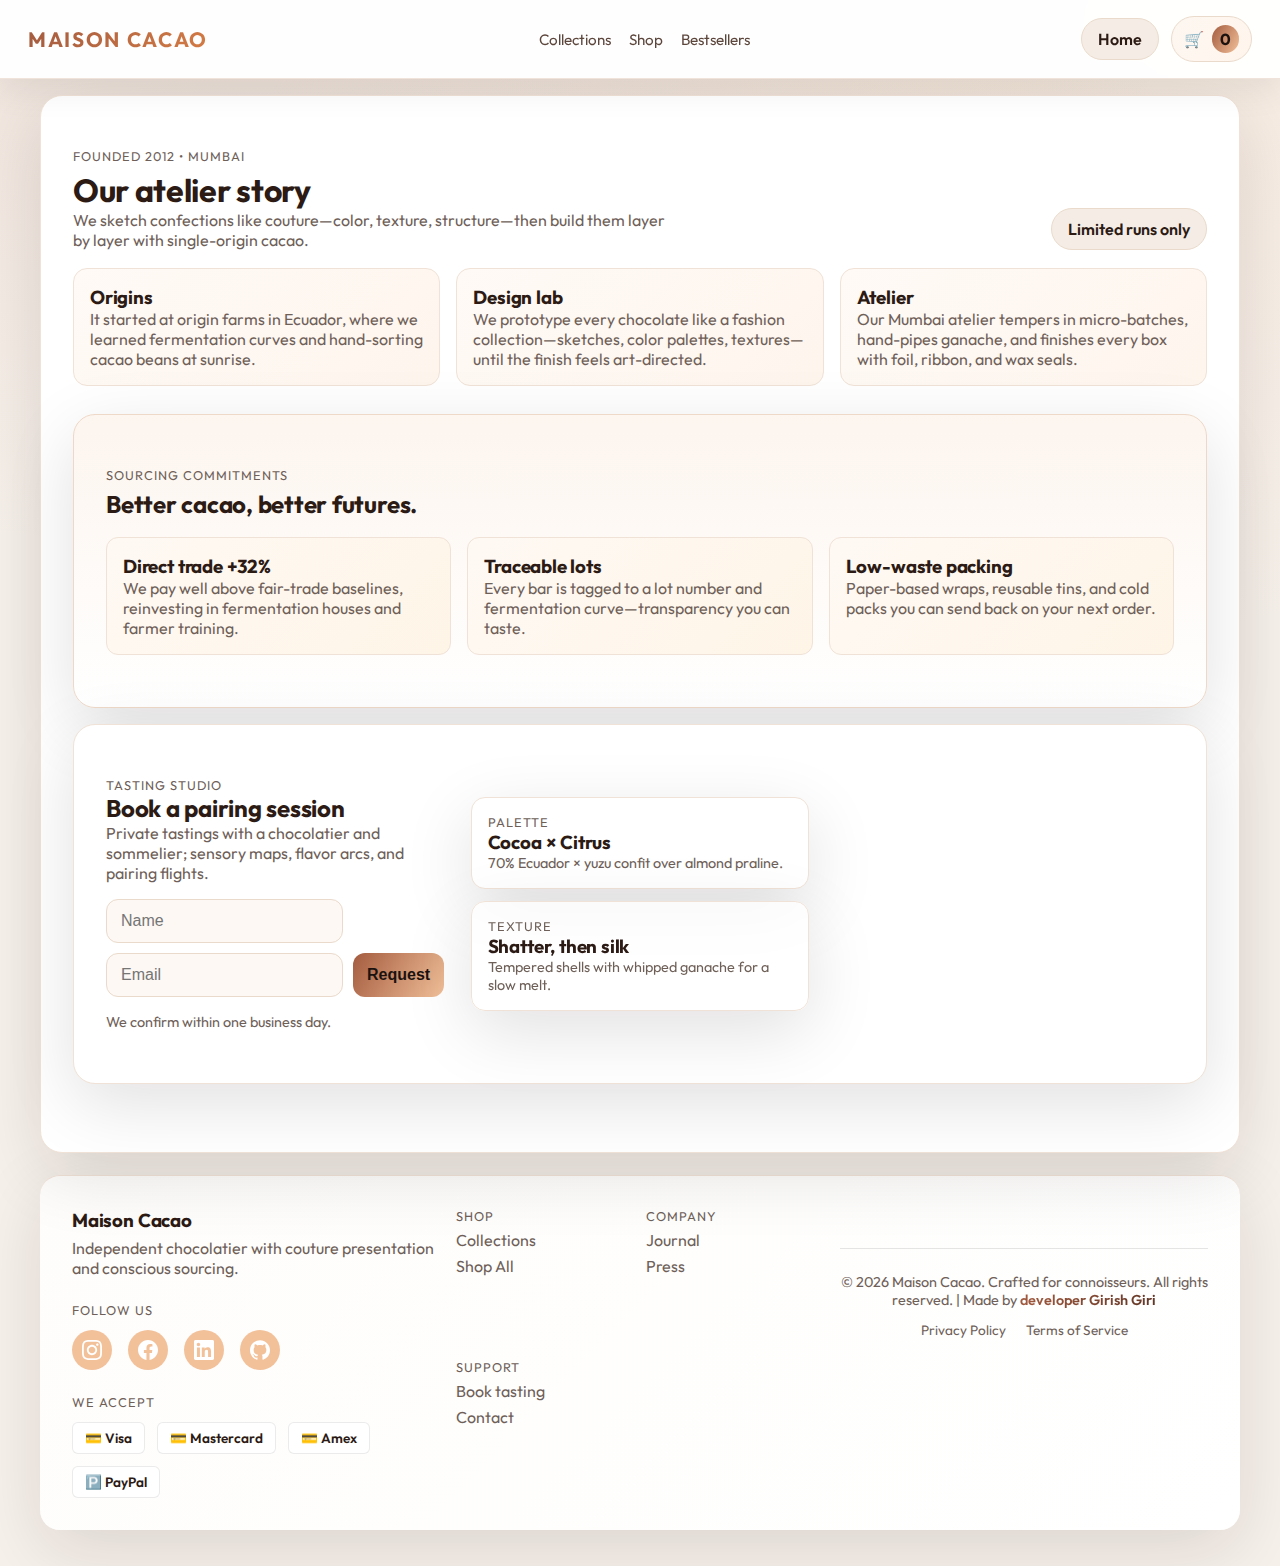
<file: story.html>
<!DOCTYPE html>
<html lang="en">
<head>
  <meta charset="UTF-8" />
  <meta name="viewport" content="width=device-width, initial-scale=1.0" />
  <title>Maison Cacao | Story</title>
  <link rel="preconnect" href="https://fonts.googleapis.com" />
  <link rel="preconnect" href="https://fonts.gstatic.com" crossorigin />
  <link
    href="https://fonts.googleapis.com/css2?family=Outfit:wght@400;500;600;700&display=swap"
    rel="stylesheet"
  />
  <link rel="stylesheet" href="css/style.css" />
</head>
<body data-page="story">
  <header class="nav">
    <div class="nav__brand">Maison Cacao</div>
    <nav class="nav__links">
      <a href="index.html#collections">Collections</a>
      <a href="collection.html">Shop</a>
      <a href="index.html#best">Bestsellers</a>
    </nav>
    <div class="nav__actions">
      <a class="pill ghost" href="index.html">Home</a>
      <div class="cart-chip" id="cart-chip">
        <span class="cart-icon">🛒</span>
        <span class="cart-count" id="cart-count">0</span>
      </div>
    </div>
  </header>

  <main class="section story">
    <div class="section__header">
      <div>
        <p class="eyebrow">Founded 2012 • Mumbai</p>
        <h1>Our atelier story</h1>
        <p class="lede">We sketch confections like couture—color, texture, structure—then build them layer by layer with single-origin cacao.</p>
      </div>
      <div class="pill ghost">Limited runs only</div>
    </div>

    <div class="timeline">
      <article>
        <h3>Origins</h3>
        <p>It started at origin farms in Ecuador, where we learned fermentation curves and hand-sorting cacao beans at sunrise.</p>
      </article>
      <article>
        <h3>Design lab</h3>
        <p>We prototype every chocolate like a fashion collection—sketches, color palettes, textures—until the finish feels art-directed.</p>
      </article>
      <article>
        <h3>Atelier</h3>
        <p>Our Mumbai atelier tempers in micro-batches, hand-pipes ganache, and finishes every box with foil, ribbon, and wax seals.</p>
      </article>
    </div>

    <section class="section contrast">
      <div class="section__header">
        <div>
          <p class="eyebrow">Sourcing commitments</p>
          <h2>Better cacao, better futures.</h2>
        </div>
      </div>
      <div class="pillars">
        <article>
          <h3>Direct trade +32%</h3>
          <p>We pay well above fair-trade baselines, reinvesting in fermentation houses and farmer training.</p>
        </article>
        <article>
          <h3>Traceable lots</h3>
          <p>Every bar is tagged to a lot number and fermentation curve—transparency you can taste.</p>
        </article>
        <article>
          <h3>Low-waste packing</h3>
          <p>Paper-based wraps, reusable tins, and cold packs you can send back on your next order.</p>
        </article>
      </div>
    </section>

    <section class="section split">
      <div>
        <p class="eyebrow">Tasting studio</p>
        <h2>Book a pairing session</h2>
        <p class="lede">Private tastings with a chocolatier and sommelier; sensory maps, flavor arcs, and pairing flights.</p>
        <form class="newsletter" id="tasting-form">
          <input type="text" name="name" placeholder="Name" required />
          <input type="email" name="email" placeholder="Email" required />
          <button class="pill" type="submit">Request</button>
        </form>
        <p class="tiny">We confirm within one business day.</p>
      </div>
      <div class="card-stack">
        <div class="stack-card">
          <p class="eyebrow">Palette</p>
          <h3>Cocoa × Citrus</h3>
          <p class="tiny">70% Ecuador × yuzu confit over almond praline.</p>
        </div>
        <div class="stack-card glass">
          <p class="eyebrow">Texture</p>
          <h3>Shatter, then silk</h3>
          <p class="tiny">Tempered shells with whipped ganache for a slow melt.</p>
        </div>
      </div>
    </section>
  </main>

  <footer class="footer">
    <div class="footer__brand">
      <h3>Maison Cacao</h3>
      <p>Independent chocolatier with couture presentation and conscious sourcing.</p>
      
      <!-- Social Media Links -->
      <div class="footer__social">
        <p class="eyebrow" style="margin-top: 20px; margin-bottom: 12px;">Follow Us</p>
        <div class="social-links">
          <a href="https://www.instagram.com/developergirishgiri/" target="_blank" rel="noopener" aria-label="Instagram" title="Follow us on Instagram">
            <svg width="24" height="24" fill="currentColor" viewBox="0 0 24 24"><path d="M12 2.163c3.204 0 3.584.012 4.85.07 3.252.148 4.771 1.691 4.919 4.919.058 1.265.069 1.645.069 4.849 0 3.205-.012 3.584-.069 4.849-.149 3.225-1.664 4.771-4.919 4.919-1.266.058-1.644.07-4.85.07-3.204 0-3.584-.012-4.849-.07-3.26-.149-4.771-1.699-4.919-4.92-.058-1.265-.07-1.644-.07-4.849 0-3.204.013-3.583.07-4.849.149-3.227 1.664-4.771 4.919-4.919 1.266-.057 1.645-.069 4.849-.069zm0-2.163c-3.259 0-3.667.014-4.947.072-4.358.2-6.78 2.618-6.98 6.98-.059 1.281-.073 1.689-.073 4.948 0 3.259.014 3.668.072 4.948.2 4.358 2.618 6.78 6.98 6.98 1.281.058 1.689.072 4.948.072 3.259 0 3.668-.014 4.948-.072 4.354-.2 6.782-2.618 6.979-6.98.059-1.28.073-1.689.073-4.948 0-3.259-.014-3.667-.072-4.947-.196-4.354-2.617-6.78-6.979-6.98-1.281-.059-1.69-.073-4.949-.073zm0 5.838c-3.403 0-6.162 2.759-6.162 6.162s2.759 6.163 6.162 6.163 6.162-2.759 6.162-6.163c0-3.403-2.759-6.162-6.162-6.162zm0 10.162c-2.209 0-4-1.79-4-4 0-2.209 1.791-4 4-4s4 1.791 4 4c0 2.21-1.791 4-4 4zm6.406-11.845c-.796 0-1.441.645-1.441 1.44s.645 1.44 1.441 1.44c.795 0 1.439-.645 1.439-1.44s-.644-1.44-1.439-1.44z"/></svg>
          </a>
          <a href="https://www.facebook.com/profile.php?id=61586335445178" target="_blank" rel="noopener" aria-label="Facebook" title="Like us on Facebook">
            <svg width="24" height="24" fill="currentColor" viewBox="0 0 24 24"><path d="M24 12.073c0-6.627-5.373-12-12-12s-12 5.373-12 12c0 5.99 4.388 10.954 10.125 11.854v-8.385H7.078v-3.47h3.047V9.43c0-3.007 1.792-4.669 4.533-4.669 1.312 0 2.686.235 2.686.235v2.953H15.83c-1.491 0-1.956.925-1.956 1.874v2.25h3.328l-.532 3.47h-2.796v8.385C19.612 23.027 24 18.062 24 12.073z"/></svg>
          </a>
          <a href="https://www.linkedin.com/in/girish-giri-569b453a4/" target="_blank" rel="noopener" aria-label="LinkedIn" title="Connect on LinkedIn">
            <svg width="24" height="24" fill="currentColor" viewBox="0 0 24 24"><path d="M20.447 20.452h-3.554v-5.569c0-1.328-.027-3.037-1.852-3.037-1.853 0-2.136 1.445-2.136 2.939v5.667H9.351V9h3.414v1.561h.046c.477-.9 1.637-1.85 3.37-1.85 3.601 0 4.267 2.37 4.267 5.455v6.286zM5.337 7.433c-1.144 0-2.063-.926-2.063-2.065 0-1.138.92-2.063 2.063-2.063 1.14 0 2.064.925 2.064 2.063 0 1.139-.925 2.065-2.064 2.065zm1.782 13.019H3.555V9h3.564v11.452zM22.225 0H1.771C.792 0 0 .774 0 1.729v20.542C0 23.227.792 24 1.771 24h20.451C23.2 24 24 23.227 24 22.271V1.729C24 .774 23.2 0 22.222 0h.003z"/></svg>
          </a>
          <a href="https://github.com/Jagdish-Giri" target="_blank" rel="noopener" aria-label="GitHub" title="Follow on GitHub">
            <svg width="24" height="24" fill="currentColor" viewBox="0 0 24 24"><path d="M12 .297c-6.63 0-12 5.373-12 12 0 5.303 3.438 9.8 8.205 11.385.6.113.82-.258.82-.577 0-.285-.01-1.04-.015-2.04-3.338.724-4.042-1.61-4.042-1.61C4.422 18.07 3.633 17.7 3.633 17.7c-1.087-.744.084-.729.084-.729 1.205.084 1.838 1.236 1.838 1.236 1.07 1.835 2.809 1.305 3.495.998.108-.776.417-1.305.76-1.605-2.665-.3-5.466-1.332-5.466-5.93 0-1.31.465-2.38 1.235-3.22-.135-.303-.54-1.523.105-3.176 0 0 1.005-.322 3.3 1.23.96-.267 1.98-.399 3-.405 1.02.006 2.04.138 3 .405 2.28-1.552 3.285-1.23 3.285-1.23.645 1.653.24 2.873.12 3.176.765.84 1.23 1.91 1.23 3.22 0 4.61-2.805 5.625-5.475 5.92.42.36.81 1.096.81 2.22 0 1.606-.015 2.896-.015 3.286 0 .315.21.69.825.57C20.565 22.092 24 17.592 24 12.297c0-6.627-5.373-12-12-12"/></svg>
          </a>
        </div>
      </div>

      <!-- Payment Methods -->
      <div class="footer__payment">
        <p class="eyebrow" style="margin-top: 20px; margin-bottom: 12px;">We Accept</p>
        <div class="payment-methods">
          <span>💳 Visa</span>
          <span>💳 Mastercard</span>
          <span>💳 Amex</span>
          <span>🅿️ PayPal</span>
        </div>
      </div>
    </div>
    <div class="footer__links">
      <div>
        <p class="eyebrow">Shop</p>
        <a href="index.html#collections">Collections</a>
        <a href="collection.html">Shop All</a>
      </div>
      <div>
        <p class="eyebrow">Company</p>
        <a href="#">Journal</a>
        <a href="#">Press</a>
      </div>
      <div>
        <p class="eyebrow">Support</p>
        <a href="#">Book tasting</a>
        <a href="#">Contact</a>
      </div>
    </div>
    
    <div class="footer-bottom">
      <p>&copy; 2026 Maison Cacao. Crafted for connoisseurs. All rights reserved. | Made by <a href="https://github.com/Jagdish-Giri" target="_blank" class="developer-credit">developer Girish Giri</a></p>
      <div class="footer-links">
        <a href="privacy-policy.html">Privacy Policy</a>
        <a href="terms.html">Terms of Service</a>
      </div>
    </div>
  </footer>

  <script type="module" src="js/app.js"></script>
</body>
</html>
</file>
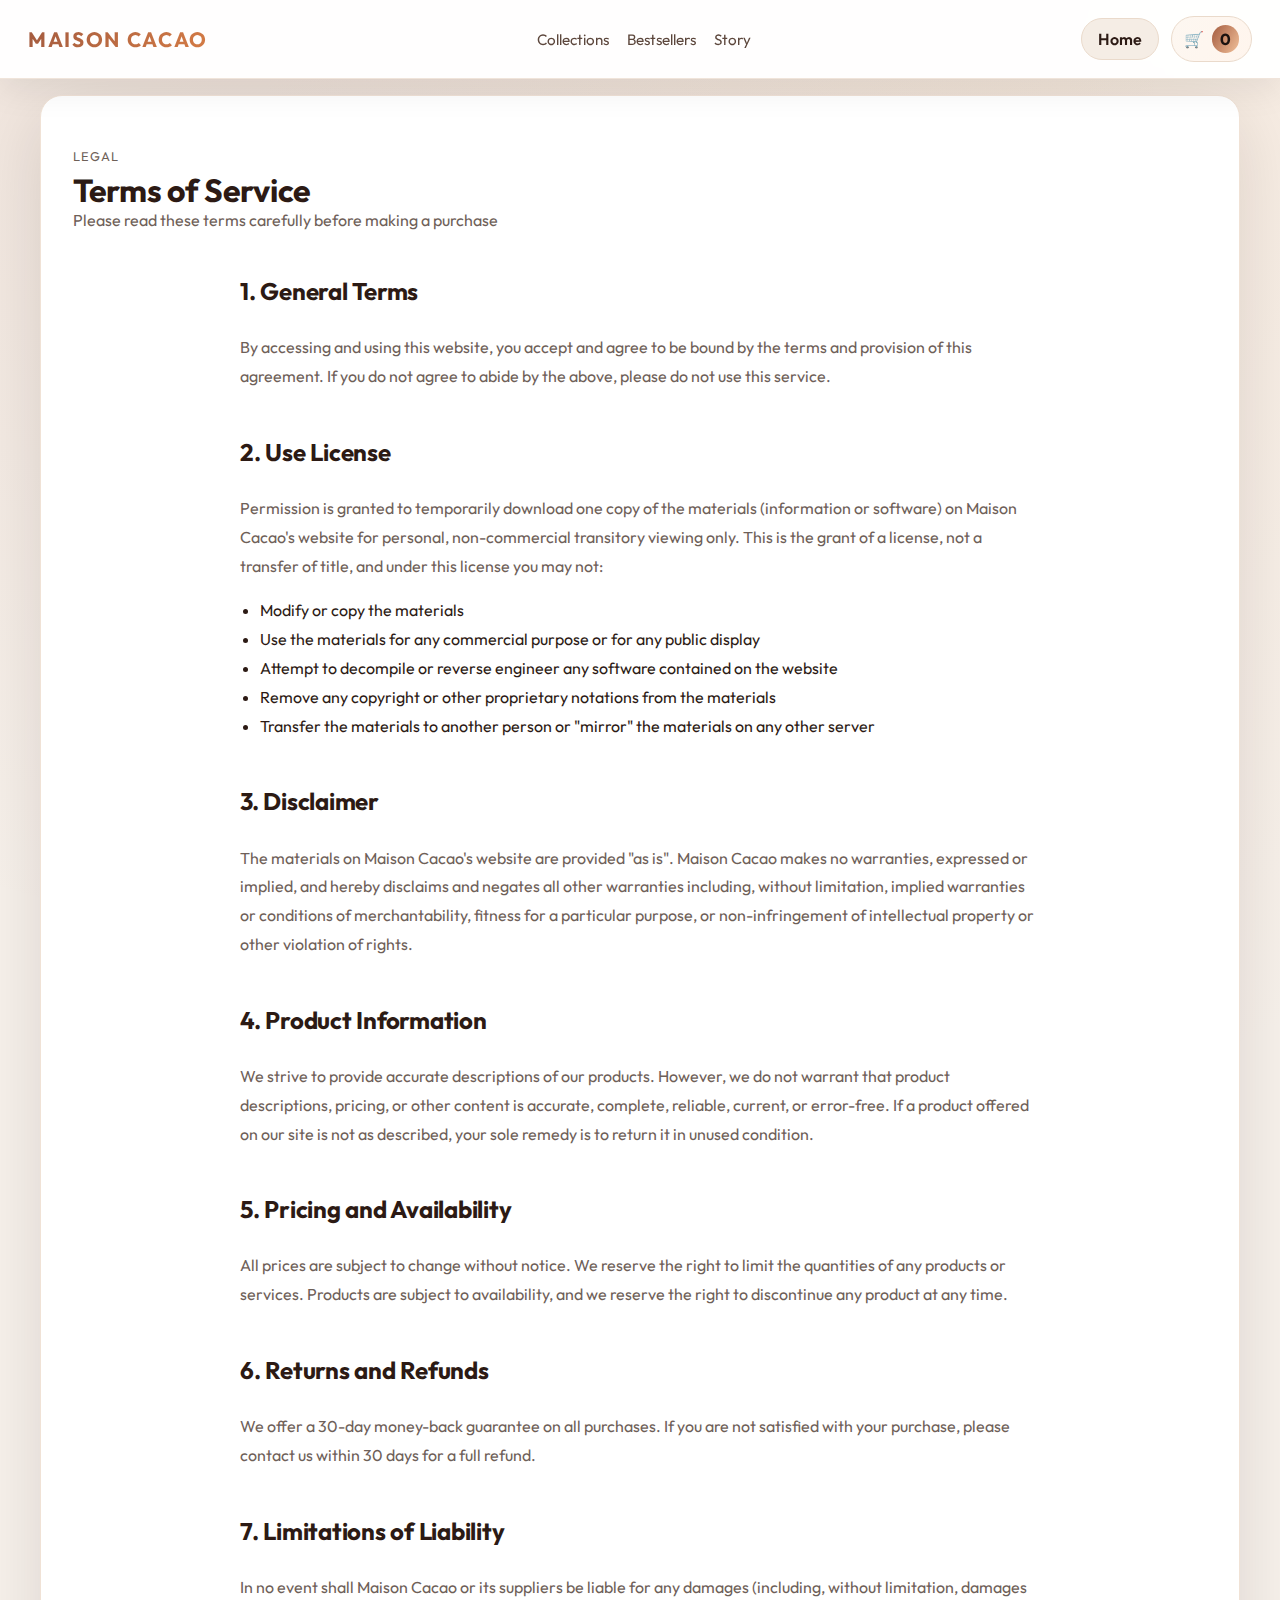
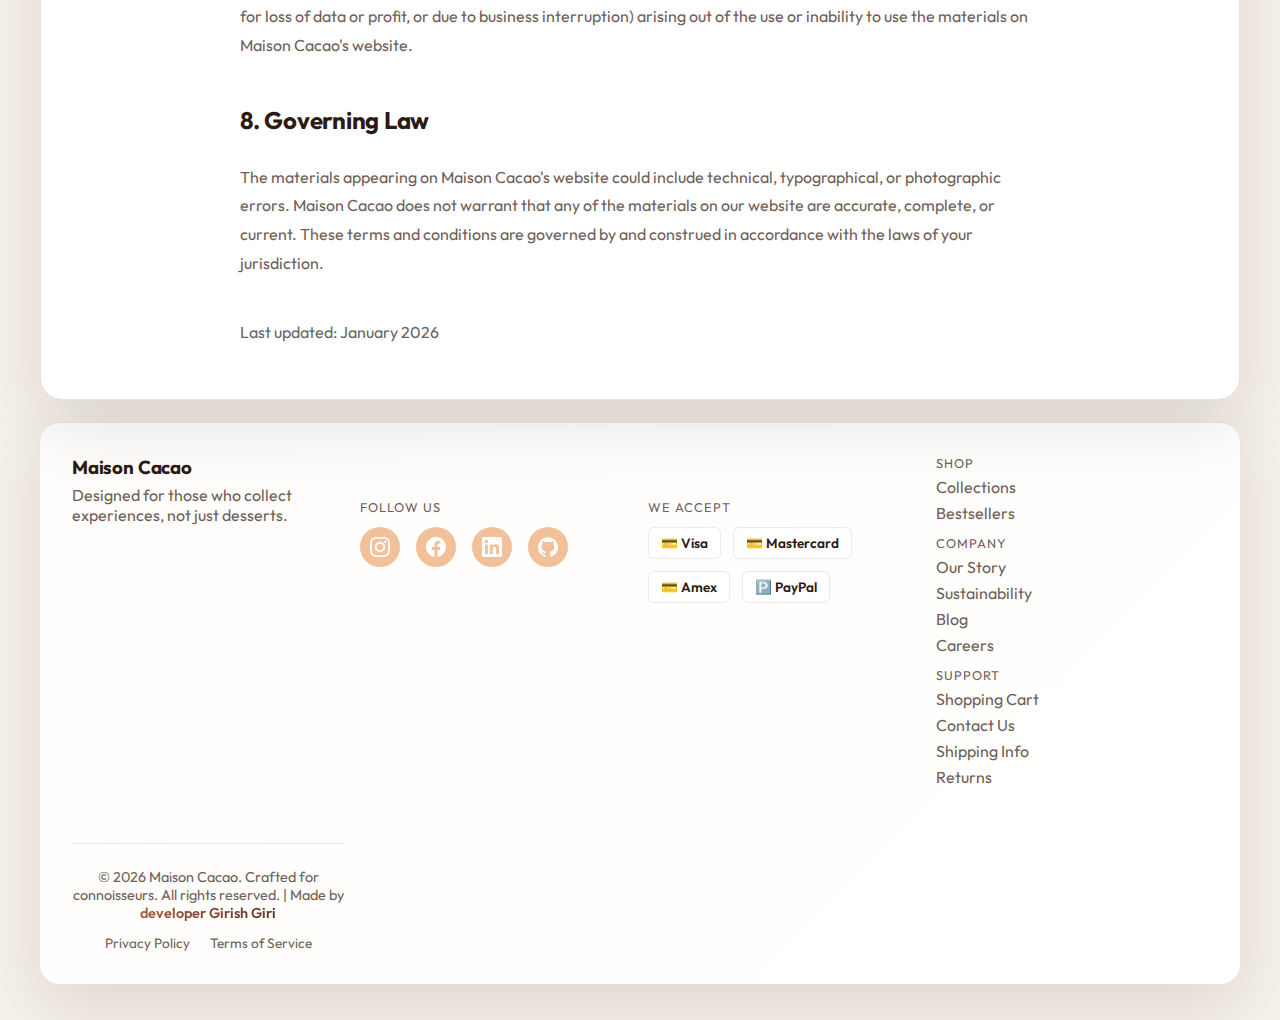
<file: terms.html>
<!DOCTYPE html>
<html lang="en">
<head>
  <meta charset="UTF-8" />
  <meta name="viewport" content="width=device-width, initial-scale=1.0" />
  <title>Maison Cacao | Terms of Service</title>
  <link rel="preconnect" href="https://fonts.googleapis.com" />
  <link rel="preconnect" href="https://fonts.gstatic.com" crossorigin />
  <link
    href="https://fonts.googleapis.com/css2?family=Outfit:wght@400;500;600;700&display=swap"
    rel="stylesheet"
  />
  <link rel="stylesheet" href="css/style.css" />
</head>
<body data-page="terms">
  <header class="nav">
    <div class="nav__brand">Maison Cacao</div>
    <nav class="nav__links">
      <a href="index.html#collections">Collections</a>
      <a href="index.html#best">Bestsellers</a>
      <a href="story.html">Story</a>
    </nav>
    <div class="nav__actions">
      <a class="pill ghost" href="index.html">Home</a>
      <div class="cart-chip" id="cart-chip">
        <span class="cart-icon">🛒</span>
        <span class="cart-count" id="cart-count">0</span>
      </div>
    </div>
  </header>

  <main class="section">
    <div class="section__header">
      <div>
        <p class="eyebrow">Legal</p>
        <h1>Terms of Service</h1>
        <p class="lede">Please read these terms carefully before making a purchase</p>
      </div>
    </div>

    <div style="max-width: 800px; margin: 0 auto; line-height: 1.8;">
      <h2 style="margin-top: 40px; margin-bottom: 20px;">1. General Terms</h2>
      <p>By accessing and using this website, you accept and agree to be bound by the terms and provision of this agreement. If you do not agree to abide by the above, please do not use this service.</p>

      <h2 style="margin-top: 40px; margin-bottom: 20px;">2. Use License</h2>
      <p>Permission is granted to temporarily download one copy of the materials (information or software) on Maison Cacao's website for personal, non-commercial transitory viewing only. This is the grant of a license, not a transfer of title, and under this license you may not:</p>
      <ul style="padding-left: 20px;">
        <li>Modify or copy the materials</li>
        <li>Use the materials for any commercial purpose or for any public display</li>
        <li>Attempt to decompile or reverse engineer any software contained on the website</li>
        <li>Remove any copyright or other proprietary notations from the materials</li>
        <li>Transfer the materials to another person or "mirror" the materials on any other server</li>
      </ul>

      <h2 style="margin-top: 40px; margin-bottom: 20px;">3. Disclaimer</h2>
      <p>The materials on Maison Cacao's website are provided "as is". Maison Cacao makes no warranties, expressed or implied, and hereby disclaims and negates all other warranties including, without limitation, implied warranties or conditions of merchantability, fitness for a particular purpose, or non-infringement of intellectual property or other violation of rights.</p>

      <h2 style="margin-top: 40px; margin-bottom: 20px;">4. Product Information</h2>
      <p>We strive to provide accurate descriptions of our products. However, we do not warrant that product descriptions, pricing, or other content is accurate, complete, reliable, current, or error-free. If a product offered on our site is not as described, your sole remedy is to return it in unused condition.</p>

      <h2 style="margin-top: 40px; margin-bottom: 20px;">5. Pricing and Availability</h2>
      <p>All prices are subject to change without notice. We reserve the right to limit the quantities of any products or services. Products are subject to availability, and we reserve the right to discontinue any product at any time.</p>

      <h2 style="margin-top: 40px; margin-bottom: 20px;">6. Returns and Refunds</h2>
      <p>We offer a 30-day money-back guarantee on all purchases. If you are not satisfied with your purchase, please contact us within 30 days for a full refund.</p>

      <h2 style="margin-top: 40px; margin-bottom: 20px;">7. Limitations of Liability</h2>
      <p>In no event shall Maison Cacao or its suppliers be liable for any damages (including, without limitation, damages for loss of data or profit, or due to business interruption) arising out of the use or inability to use the materials on Maison Cacao's website.</p>

      <h2 style="margin-top: 40px; margin-bottom: 20px;">8. Governing Law</h2>
      <p>The materials appearing on Maison Cacao's website could include technical, typographical, or photographic errors. Maison Cacao does not warrant that any of the materials on our website are accurate, complete, or current. These terms and conditions are governed by and construed in accordance with the laws of your jurisdiction.</p>

      <p style="margin-top: 40px; color: #666;">Last updated: January 2026</p>
    </div>
  </main>

  <footer class="footer">
    <div class="footer__brand">
      <h3>Maison Cacao</h3>
      <p>Designed for those who collect experiences, not just desserts.</p>
    </div>

    <div class="footer__social">
      <p class="eyebrow" style="margin-top: 20px; margin-bottom: 12px;">Follow Us</p>
      <div class="social-links">
        <a href="https://www.instagram.com/developergirishgiri/" target="_blank" rel="noopener" aria-label="Instagram">
          <svg width="24" height="24" fill="currentColor" viewBox="0 0 24 24"><path d="M12 2.163c3.204 0 3.584.012 4.85.07 3.252.148 4.771 1.691 4.919 4.919.058 1.265.069 1.645.069 4.849 0 3.205-.012 3.584-.069 4.849-.149 3.225-1.664 4.771-4.919 4.919-1.266.058-1.644.07-4.85.07-3.204 0-3.584-.012-4.849-.07-3.26-.149-4.771-1.699-4.919-4.92-.058-1.265-.07-1.644-.07-4.849 0-3.204.013-3.583.07-4.849.149-3.227 1.664-4.771 4.919-4.919 1.266-.057 1.645-.069 4.849-.069zm0-2.163c-3.259 0-3.667.014-4.947.072-4.358.2-6.78 2.618-6.98 6.98-.059 1.281-.073 1.689-.073 4.948 0 3.259.014 3.668.072 4.948.2 4.358 2.618 6.78 6.98 6.98 1.281.058 1.689.072 4.948.072 3.259 0 3.668-.014 4.948-.072 4.354-.2 6.782-2.618 6.979-6.98.059-1.28.073-1.689.073-4.948 0-3.259-.014-3.667-.072-4.947-.196-4.354-2.617-6.78-6.979-6.98-1.281-.059-1.69-.073-4.949-.073zm0 5.838c-3.403 0-6.162 2.759-6.162 6.162s2.759 6.163 6.162 6.163 6.162-2.759 6.162-6.163c0-3.403-2.759-6.162-6.162-6.162zm0 10.162c-2.209 0-4-1.79-4-4 0-2.209 1.791-4 4-4s4 1.791 4 4c0 2.21-1.791 4-4 4zm6.406-11.845c-.796 0-1.441.645-1.441 1.44s.645 1.44 1.441 1.44c.795 0 1.439-.645 1.439-1.44s-.644-1.44-1.439-1.44z"/></svg>
        </a>
        <a href="https://www.facebook.com/profile.php?id=61586335445178" target="_blank" rel="noopener" aria-label="Facebook">
          <svg width="24" height="24" fill="currentColor" viewBox="0 0 24 24"><path d="M24 12.073c0-6.627-5.373-12-12-12s-12 5.373-12 12c0 5.99 4.388 10.954 10.125 11.854v-8.385H7.078v-3.47h3.047V9.43c0-3.007 1.792-4.669 4.533-4.669 1.312 0 2.686.235 2.686.235v2.953H15.83c-1.491 0-1.956.925-1.956 1.874v2.25h3.328l-.532 3.47h-2.796v8.385C19.612 23.027 24 18.062 24 12.073z"/></svg>
        </a>
        <a href="https://www.linkedin.com/in/girish-giri-569b453a4/" target="_blank" rel="noopener" aria-label="LinkedIn">
          <svg width="24" height="24" fill="currentColor" viewBox="0 0 24 24"><path d="M20.447 20.452h-3.554v-5.569c0-1.328-.027-3.037-1.852-3.037-1.853 0-2.136 1.445-2.136 2.939v5.667H9.351V9h3.414v1.561h.046c.477-.9 1.637-1.85 3.37-1.85 3.601 0 4.267 2.37 4.267 5.455v6.286zM5.337 7.433c-1.144 0-2.063-.926-2.063-2.065 0-1.138.92-2.063 2.063-2.063 1.14 0 2.064.925 2.064 2.063 0 1.139-.925 2.065-2.064 2.065zm1.782 13.019H3.555V9h3.564v11.452zM22.225 0H1.771C.792 0 0 .774 0 1.729v20.542C0 23.227.792 24 1.771 24h20.451C23.2 24 24 23.227 24 22.271V1.729C24 .774 23.2 0 22.222 0h.003z"/></svg>
        </a>
        <a href="https://github.com/Jagdish-Giri" target="_blank" rel="noopener" aria-label="GitHub">
          <svg width="24" height="24" fill="currentColor" viewBox="0 0 24 24"><path d="M12 .297c-6.63 0-12 5.373-12 12 0 5.303 3.438 9.8 8.205 11.385.6.113.82-.258.82-.577 0-.285-.01-1.04-.015-2.04-3.338.724-4.042-1.61-4.042-1.61C4.422 18.07 3.633 17.7 3.633 17.7c-1.087-.744.084-.729.084-.729 1.205.084 1.838 1.236 1.838 1.236 1.07 1.835 2.809 1.305 3.495.998.108-.776.417-1.305.76-1.605-2.665-.3-5.466-1.332-5.466-5.93 0-1.31.465-2.38 1.235-3.22-.135-.303-.54-1.523.105-3.176 0 0 1.005-.322 3.3 1.23.96-.267 1.98-.399 3-.405 1.02.006 2.04.138 3 .405 2.28-1.552 3.285-1.23 3.285-1.23.645 1.653.24 2.873.12 3.176.765.84 1.23 1.91 1.23 3.22 0 4.61-2.805 5.625-5.475 5.92.42.36.81 1.096.81 2.22 0 1.606-.015 2.896-.015 3.286 0 .315.21.69.825.57C20.565 22.092 24 17.592 24 12.297c0-6.627-5.373-12-12-12"/></svg>
        </a>
      </div>
    </div>

    <div class="footer__payment">
      <p class="eyebrow" style="margin-top: 20px; margin-bottom: 12px;">We Accept</p>
      <div class="payment-methods">
        <span>💳 Visa</span>
        <span>💳 Mastercard</span>
        <span>💳 Amex</span>
        <span>🅿️ PayPal</span>
      </div>
    </div>

    <div class="footer__links">
      <div>
        <p class="eyebrow">Shop</p>
        <a href="index.html#collections">Collections</a>
        <a href="index.html#best">Bestsellers</a>
      </div>
      <div>
        <p class="eyebrow">Company</p>
        <a href="story.html">Our Story</a>
        <a href="story.html">Sustainability</a>
        <a href="story.html">Blog</a>
        <a href="story.html">Careers</a>
      </div>
      <div>
        <p class="eyebrow">Support</p>
        <a href="cart.html">Shopping Cart</a>
        <a href="story.html">Contact Us</a>
        <a href="story.html">Shipping Info</a>
        <a href="story.html">Returns</a>
      </div>
    </div>

    <div class="footer-bottom">
      <p>&copy; 2026 Maison Cacao. Crafted for connoisseurs. All rights reserved. | Made by <a href="https://github.com/Jagdish-Giri" target="_blank" class="developer-credit">developer Girish Giri</a></p>
      <div class="footer-links">
        <a href="privacy-policy.html">Privacy Policy</a>
        <a href="terms.html">Terms of Service</a>
      </div>
    </div>
  </footer>

  <script type="module" src="js/app.js"></script>
</body>
</html>
</file>
<file: css/style.css>
﻿:root {
  --bg: #f7f1eb;
  --surface: #ffffff;
  --card: #ffffff;
  --text: #2c1a14;
  --muted: #6e6058;
  --accent: #a45b3f;
  --accent-2: #f2c19a;
  --accent-3: #d47b45;
  --shadow: 0 20px 70px rgba(22, 12, 6, 0.12);
  --shadow-lg: 0 40px 100px rgba(22, 12, 6, 0.15);
}

* {
  box-sizing: border-box;
}

html {
  scroll-behavior: smooth;
}

body {
  margin: 0;
  font-family: "Outfit", system-ui, -apple-system, sans-serif;
  color: var(--text);
  background: radial-gradient(120% 60% at 20% 0%, rgba(164, 91, 63, 0.1), transparent 60%),
    radial-gradient(100% 70% at 80% 0%, rgba(242, 193, 154, 0.16), transparent 60%),
    var(--bg);
  min-height: 100vh;
  overflow-x: hidden;
}

h1,
h2,
h3,
h4 {
  font-family: "Outfit", system-ui, -apple-system, sans-serif;
  margin: 0;
  letter-spacing: -0.01em;
  animation: fadeInUp 0.6s ease-out;
  font-weight: 700;
}

p {
  margin: 0;
  color: var(--muted);
}

a {
  color: var(--text);
  text-decoration: none;
}

img {
  max-width: 100%;
  display: block;
}

main {
  position: relative;
  z-index: 1;
  max-width: 1240px;
  margin: 0 auto;
  padding: 0 18px 24px;
}

.nav {
  position: sticky;
  top: 0;
  z-index: 10;
  display: flex;
  align-items: center;
  justify-content: space-between;
  padding: 16px 28px;
  background: rgba(255, 255, 255, 0.96);
  backdrop-filter: blur(12px);
  border-bottom: 1px solid #f0e4da;
  box-shadow: 0 10px 35px rgba(0, 0, 0, 0.08);
  animation: slideDown 0.5s ease-out;
}

.nav__brand {
  font-weight: 700;
  letter-spacing: 0.08em;
  text-transform: uppercase;
  color: #1f120d;
  font-size: 1.3rem;
  background: linear-gradient(120deg, var(--accent), var(--accent-3));
  -webkit-background-clip: text;
  -webkit-text-fill-color: transparent;
  background-clip: text;
}

.nav__links {
  display: flex;
  gap: 18px;
}

.nav__links a {
  color: #5c463c;
  font-size: 0.95rem;
  transition: color 0.3s ease, transform 0.2s ease;
  position: relative;
}

.nav__links a::after {
  content: "";
  position: absolute;
  bottom: -4px;
  left: 0;
  width: 0;
  height: 2px;
  background: linear-gradient(90deg, var(--accent), var(--accent-2));
  transition: width 0.3s ease;
}

.nav__links a:hover::after {
  width: 100%;
}

.nav__links a:hover {
  color: var(--accent);
  transform: translateY(-2px);
}

.nav__actions {
  display: flex;
  align-items: center;
  gap: 12px;
}

/* Mobile Hamburger Menu */
.hamburger {
  display: none;
  flex-direction: column;
  gap: 5px;
  background: none;
  border: none;
  cursor: pointer;
  padding: 8px;
  z-index: 101;
}

.hamburger span {
  width: 25px;
  height: 3px;
  background: var(--text);
  border-radius: 3px;
  transition: all 0.3s ease;
}

.hamburger.active span:nth-child(1) {
  transform: rotate(45deg) translate(6px, 6px);
}

.hamburger.active span:nth-child(2) {
  opacity: 0;
}

.hamburger.active span:nth-child(3) {
  transform: rotate(-45deg) translate(6px, -6px);
}

/* Mobile Nav Overlay */
.nav__mobile-overlay {
  display: none;
  position: fixed;
  top: 0;
  left: 0;
  width: 100%;
  height: 100%;
  background: rgba(0, 0, 0, 0.5);
  backdrop-filter: blur(4px);
  z-index: 99;
  opacity: 0;
  transition: opacity 0.3s ease;
}

.nav__mobile-overlay.active {
  opacity: 1;
}

.hero {
  display: grid;
  grid-template-columns: repeat(auto-fill, minmax(280px, 1fr));
  gap: 32px;
  align-items: center;
  padding: 56px 36px 42px;
  position: relative;
  max-width: 1200px;
  margin: 18px auto 12px;
  background: linear-gradient(135deg, rgba(255, 255, 255, 0.92), rgba(247, 233, 222, 0.92));
  border: 1px solid #f0e2d6;
  border-radius: 24px;
  box-shadow: var(--shadow);
  animation: slideUp 0.8s ease-out;
}

.hero-glow {
  position: fixed;
  inset: 0;
  background: radial-gradient(50% 40% at 18% 10%, rgba(164, 91, 63, 0.1), transparent 60%),
    radial-gradient(40% 30% at 80% 0%, rgba(242, 193, 154, 0.12), transparent 60%);
  opacity: 0.85;
  filter: blur(0px);
  z-index: 0;
  pointer-events: none;
}

.hero__copy h1 {
  font-size: clamp(2.8rem, 5vw, 4rem);
  line-height: 1.1;
  background: linear-gradient(120deg, #1f120d, var(--accent), #1f120d);
  background-size: 200% auto;
  -webkit-background-clip: text;
  -webkit-text-fill-color: transparent;
  background-clip: text;
  animation: gradientShift 3s ease infinite;
  font-weight: 700;
}

.hero__copy .lede {
  margin-top: 14px;
  max-width: 640px;
  animation: fadeInUp 0.8s ease-out 0.2s backwards;
}

.hero__cta {
  display: flex;
  gap: 12px;
  margin: 24px 0 12px;
  flex-wrap: wrap;
  animation: fadeInUp 0.8s ease-out 0.3s backwards;
}

.hero__meta {
  display: grid;
  grid-template-columns: repeat(auto-fit, minmax(160px, 1fr));
  gap: 16px;
  margin-top: 24px;
  animation: fadeInUp 0.8s ease-out 0.4s backwards;
}

.hero__meta strong {
  display: block;
  color: var(--text);
  font-size: 1.3rem;
  font-weight: 700;
}

.hero__visual {
  position: relative;
  display: grid;
  gap: 18px;
  justify-items: end;
}

.floating-card {
  position: relative;
  width: clamp(240px, 40vw, 360px);
  overflow: hidden;
  border-radius: 18px;
  box-shadow: var(--shadow-lg);
  transform: rotate(-2deg);
  animation: float 10s ease-in-out infinite, slideInRight 0.8s ease-out;
}

.floating-card img {
  width: 100%;
  height: 100%;
  object-fit: cover;
  filter: saturate(1.05);
  transition: transform 0.4s ease;
}

.floating-card:hover img {
  transform: scale(1.08) rotate(2deg);
}

.floating-tag {
  position: absolute;
  bottom: 12px;
  right: 12px;
  padding: 10px 14px;
  background: linear-gradient(120deg, rgba(0, 0, 0, 0.65), rgba(0, 0, 0, 0.45));
  border-radius: 999px;
  font-size: 0.9rem;
  border: 1px solid rgba(255, 255, 255, 0.15);
  animation: pulse 2s ease-in-out infinite;
}

.floating-stack {
  display: grid;
  gap: 12px;
  width: clamp(240px, 38vw, 360px);
  animation: slideInRight 0.8s ease-out 0.2s backwards;
}

.stack-card {
  padding: 16px;
  background: var(--card);
  border: 1px solid #f0e2d6;
  border-radius: 14px;
  box-shadow: var(--shadow);
  transition: transform 0.3s ease, box-shadow 0.3s ease;
}

.stack-card:hover {
  transform: translateY(-4px);
  box-shadow: var(--shadow-lg);
}

.stack-card.glass {
  background: rgba(255, 255, 255, 0.72);
  backdrop-filter: blur(8px);
}

.section {
  padding: 52px 32px;
  position: relative;
  z-index: 1;
  max-width: 1200px;
  margin: 16px auto;
  background: var(--surface);
  border: 1px solid #f0e2d6;
  border-radius: 22px;
  box-shadow: var(--shadow);
  animation: fadeInUp 0.8s ease-out;
}

.section__header {
  display: flex;
  align-items: flex-end;
  justify-content: space-between;
  gap: 12px;
  margin-bottom: 18px;
  flex-wrap: wrap;
}

.section__header h2,
.section__header h1 {
  margin-top: 6px;
}

.split {
  display: grid;
  grid-template-columns: repeat(auto-fill, minmax(280px, 1fr));
  gap: 26px;
  align-items: center;
}

.grid {
  display: grid;
  grid-template-columns: repeat(auto-fill, minmax(240px, 1fr));
  gap: 20px;
}

.card {
  position: relative;
  padding: 16px;
  background: var(--card);
  border: 1px solid #f1e6db;
  border-radius: 16px;
  overflow: hidden;
  box-shadow: 0 18px 46px rgba(0, 0, 0, 0.08);
  transition: transform 0.35s cubic-bezier(0.34, 1.56, 0.64, 1), box-shadow 0.35s ease, border 0.35s ease;
  animation: fadeInUp 0.6s ease-out;
}

.card:nth-child(1) { animation-delay: 0.1s; }
.card:nth-child(2) { animation-delay: 0.2s; }
.card:nth-child(3) { animation-delay: 0.3s; }
.card:nth-child(4) { animation-delay: 0.4s; }
.card:nth-child(5) { animation-delay: 0.5s; }
.card:nth-child(6) { animation-delay: 0.6s; }

.card:hover {
  transform: translateY(-12px) scale(1.02) rotateX(5deg);
  box-shadow: 0 30px 80px rgba(0, 0, 0, 0.15);
  border-color: var(--accent);
}

.card img {
  border-radius: 14px;
  height: 230px;
  width: 100%;
  object-fit: cover;
  transition: transform 0.4s cubic-bezier(0.34, 1.56, 0.64, 1), filter 0.4s ease;
}

.card:hover img {
  transform: scale(1.1) rotate(1deg);
  filter: brightness(1.1);
}

.card h3 {
  margin: 12px 0 6px;
  color: var(--text);
  transition: color 0.3s ease;
  font-size: 1.35rem;
  font-weight: 700;
}

.card:hover h3 {
  color: var(--accent);
}

.card .meta {
  display: flex;
  align-items: center;
  justify-content: space-between;
  font-size: 0.95rem;
  color: var(--muted);
}

.tagline {
  display: inline-flex;
  gap: 6px;
  flex-wrap: wrap;
  margin-top: 8px;
}

.tag {
  padding: 4px 10px;
  background: linear-gradient(120deg, #f6eee5, #fce4d6);
  border-radius: 999px;
  font-size: 0.85rem;
  color: #4b3329;
  transition: transform 0.2s ease;
}

.tag:hover {
  transform: scale(1.05);
}

.pill {
  display: inline-flex;
  align-items: center;
  justify-content: center;
  padding: 10px 16px;
  border-radius: 999px;
  border: 1px solid transparent;
  background: linear-gradient(120deg, var(--accent), var(--accent-2));
  color: #1b120f;
  font-weight: 600;
  cursor: pointer;
  transition: all 0.3s cubic-bezier(0.34, 1.56, 0.64, 1);
  position: relative;
  overflow: hidden;
}

.pill::before {
  content: "";
  position: absolute;
  top: 0;
  left: -100%;
  width: 100%;
  height: 100%;
  background: linear-gradient(90deg, transparent, rgba(255, 255, 255, 0.3), transparent);
  transition: left 0.5s ease;
}

.pill:hover::before {
  left: 100%;
}

.pill:hover {
  transform: translateY(-2px) scale(1.05);
  box-shadow: 0 15px 50px rgba(164, 91, 63, 0.3);
}

.pill.ghost {
  background: #f5ede5;
  color: var(--text);
  border-color: #eadacb;
  transition: all 0.3s ease;
}

.pill.ghost:hover {
  background: linear-gradient(120deg, var(--accent), var(--accent-2));
  color: #1b120f;
  border-color: transparent;
}

.pill-list {
  display: flex;
  gap: 8px;
  flex-wrap: wrap;
  margin: 16px 0;
}

.eyebrow {
  text-transform: uppercase;
  letter-spacing: 0.08em;
  font-size: 0.8rem;
  color: var(--muted);
  margin: 0;
  animation: fadeInUp 0.6s ease-out;
}

.lede {
  color: var(--muted);
  max-width: 600px;
}

.tiny {
  font-size: 0.9rem;
  color: var(--muted);
}

.link {
  color: var(--accent);
  font-weight: 600;
  transition: all 0.3s ease;
  position: relative;
}

.link::after {
  content: "";
  margin-left: 4px;
  transition: transform 0.3s ease;
}

.link:hover::after {
  transform: translateX(4px);
}

.filter-chips {
  display: flex;
  gap: 10px;
  flex-wrap: wrap;
  margin: 12px 0 20px;
}

.filter-chips button {
  background: #f6eee5;
  border: 1px solid #eadacb;
  color: var(--text);
  border-radius: 999px;
  padding: 8px 14px;
  cursor: pointer;
  transition: all 0.3s cubic-bezier(0.34, 1.56, 0.64, 1);
}

.filter-chips button.active {
  background: linear-gradient(120deg, var(--accent), var(--accent-2));
  color: #1b120f;
  border-color: transparent;
  transform: scale(1.08);
}

.filter-chips button:hover {
  transform: translateY(-2px) scale(1.05);
  box-shadow: 0 8px 20px rgba(164, 91, 63, 0.15);
}

.marquee {
  position: relative;
  overflow: hidden;
  padding: 12px 0;
  border-block: 1px solid #f0e2d6;
  background: rgba(255, 255, 255, 0.7);
  margin: 10px auto 0;
  max-width: 1200px;
  border-radius: 16px;
  box-shadow: 0 12px 30px rgba(0, 0, 0, 0.06);
  animation: slideUp 0.8s ease-out;
}

.marquee__track {
  display: flex;
  gap: 28px;
  animation: scroll 20s linear infinite;
  white-space: nowrap;
  padding-left: 28px;
  font-size: 0.9rem;
  color: var(--muted);
  font-weight: 500;
}

.marquee:hover .marquee__track {
  animation-play-state: paused;
}

.slider {
  display: grid;
  grid-auto-flow: column;
  grid-auto-columns: minmax(240px, 1fr);
  gap: 14px;
  overflow: hidden;
  animation: fadeInUp 0.8s ease-out;
}

.slider__track {
  display: flex;
  gap: 14px;
  transition: transform 0.5s cubic-bezier(0.34, 1.56, 0.64, 1);
}

.slider .card {
  min-width: 240px;
}

.controls {
  display: flex;
  gap: 8px;
  margin-top: 14px;
}

.contrast {
  background: linear-gradient(180deg, rgba(242, 193, 154, 0.16), rgba(255, 255, 255, 0.95));
  border-color: #eed8c7;
}

.pillars {
  display: grid;
  grid-template-columns: repeat(auto-fit, minmax(220px, 1fr));
  gap: 16px;
}

.pillars article {
  padding: 16px;
  border: 1px solid #f0e2d6;
  border-radius: 12px;
  background: linear-gradient(135deg, #fff9f4 0%, #fef5e7 100%);
  transition: all 0.3s ease;
  animation: fadeInUp 0.6s ease-out;
}

.pillars article:hover {
  transform: translateY(-6px);
  box-shadow: 0 15px 40px rgba(0, 0, 0, 0.1);
  border-color: var(--accent);
}

.press {
  display: grid;
  grid-template-columns: repeat(auto-fit, minmax(260px, 1fr));
  gap: 14px;
}

.press-card {
  padding: 18px;
  background: linear-gradient(135deg, #fffaf6 0%, #fff5ed 100%);
  border-radius: 12px;
  border: 1px solid #f0e2d6;
  box-shadow: 0 12px 28px rgba(0, 0, 0, 0.06);
  transition: all 0.3s ease;
  animation: fadeInUp 0.6s ease-out;
}

.press-card:hover {
  transform: translateY(-4px) scale(1.02);
  box-shadow: 0 20px 50px rgba(0, 0, 0, 0.12);
  border-color: var(--accent-2);
}

.newsletter {
  display: flex;
  gap: 10px;
  flex-wrap: wrap;
  margin: 16px 0;
}

.newsletter input,
.filters input[type="search"],
.filters select,
.filters input[type="range"],
.newsletter button,
#tasting-form input {
  border-radius: 12px;
  border: 1px solid #eadacb;
  background: #fdf8f4;
  padding: 12px 14px;
  color: var(--text);
  font-size: 1rem;
  transition: all 0.3s ease;
}

.newsletter input:focus,
.filters input[type="search"]:focus,
.filters select:focus,
#tasting-form input:focus {
  outline: none;
  border-color: var(--accent);
  box-shadow: 0 0 0 3px rgba(164, 91, 63, 0.1);
  transform: scale(1.02);
}

.newsletter button {
  border: none;
  background: linear-gradient(120deg, var(--accent), var(--accent-2));
  color: #1b120f;
  font-weight: 700;
  cursor: pointer;
}

.filters {
  display: grid;
  grid-template-columns: repeat(auto-fit, minmax(240px, 1fr));
  gap: 12px;
  align-items: center;
  margin-bottom: 16px;
}

.range {
  display: flex;
  gap: 10px;
  align-items: center;
}

.range label {
  color: var(--muted);
  font-size: 0.95rem;
}

.footer {
  padding: 32px;
  background: linear-gradient(135deg, #fefdfb 0%, #ffffff 100%);
  border-top: 1px solid #f0e2d6;
  display: grid;
  grid-template-columns: repeat(auto-fit, minmax(220px, 1fr));
  gap: 16px;
  max-width: 1200px;
  margin: 22px auto 36px;
  border-radius: 20px;
  box-shadow: var(--shadow);
  animation: slideUp 0.8s ease-out;
}

.footer__brand h3 {
  margin: 0 0 6px;
}

.footer__links {
  display: grid;
  grid-template-columns: repeat(auto-fit, minmax(140px, 1fr));
  gap: 12px;
}

.footer__links a {
  display: block;
  color: var(--muted);
  margin-top: 6px;
  transition: all 0.3s ease;
}

.footer__links a:hover {
  color: var(--accent);
  transform: translateX(4px);
}

.footer__badges {
  display: flex;
  gap: 6px;
  flex-wrap: wrap;
  margin-top: 8px;
}

/* Footer Social Links */
.footer__social {
  margin-top: 24px;
}

.social-links {
  display: flex;
  gap: 16px;
  align-items: center;
}

.social-links a {
  display: flex;
  align-items: center;
  justify-content: center;
  width: 40px;
  height: 40px;
  border-radius: 50%;
  background: var(--accent-2);
  color: white;
  transition: all 0.3s ease;
}

.social-links a:hover {
  background: var(--accent);
  transform: translateY(-4px);
  box-shadow: 0 8px 20px rgba(164, 91, 63, 0.3);
}

.social-links svg {
  width: 20px;
  height: 20px;
}

/* Footer Payment Methods */
.footer__payment {
  margin-top: 24px;
}

.payment-methods {
  display: flex;
  flex-wrap: wrap;
  gap: 12px;
  font-size: 0.85rem;
  font-weight: 600;
}

.payment-methods span {
  background: var(--surface);
  padding: 6px 12px;
  border-radius: 6px;
  border: 1px solid rgba(0, 0, 0, 0.08);
  transition: all 0.2s ease;
}

.payment-methods span:hover {
  transform: translateY(-2px);
  box-shadow: 0 4px 12px rgba(0, 0, 0, 0.1);
}

.footer-bottom {
  margin-top: 40px;
  padding-top: 24px;
  border-top: 1px solid rgba(0, 0, 0, 0.1);
  text-align: center;
}

.footer-bottom p {
  margin-bottom: 12px;
  color: var(--muted);
  font-size: 0.9rem;
}

.footer-links {
  display: flex;
  justify-content: center;
  gap: 20px;
  flex-wrap: wrap;
}

.footer-links a {
  color: var(--muted);
  font-size: 0.85rem;
  text-decoration: none;
  transition: color 0.2s ease;
}

.footer-links a:hover {
  color: var(--accent);
}

.developer-credit {
  text-decoration: none;
  font-weight: 600;
  background: linear-gradient(120deg, var(--accent), #1f120d);
  background-size: 200% auto;
  -webkit-background-clip: text;
  -webkit-text-fill-color: transparent;
  background-clip: text;
  animation: gradientShift 3s ease infinite;
}

.cart-chip {
  display: inline-flex;
  align-items: center;
  gap: 8px;
  padding: 8px 12px;
  border-radius: 999px;
  border: 1px solid #eadacb;
  background: linear-gradient(120deg, #fdf7f1, #fff5ed);
  cursor: pointer;
  transition: all 0.3s ease;
}

.cart-chip:hover {
  transform: scale(1.05);
  box-shadow: 0 8px 20px rgba(164, 91, 63, 0.15);
}

.cart-count {
  background: linear-gradient(120deg, var(--accent), var(--accent-2));
  color: #1b120f;
  border-radius: 999px;
  padding: 4px 8px;
  font-weight: 700;
  animation: bounce 1s ease-in-out infinite;
}

.toast {
  position: fixed;
  bottom: 28px;
  right: 28px;
  padding: 12px 16px;
  background: rgba(0, 0, 0, 0.8);
  color: #fdf7f1;
  border: 1px solid rgba(0, 0, 0, 0.3);
  border-radius: 12px;
  box-shadow: var(--shadow);
  opacity: 0;
  transform: translateY(12px);
  transition: opacity 0.3s ease, transform 0.3s ease;
  z-index: 20;
}

.toast.visible {
  opacity: 1;
  transform: translateY(0);
}

.tilt {
  transform: translateY(-2px) rotate(-1deg);
}

.filters select {
  appearance: none;
}

.controls .pill,
.controls .pill.ghost {
  width: 46px;
}

.slider .card .meta strong {
  color: var(--text);
}

.story .timeline {
  display: grid;
  grid-template-columns: repeat(auto-fit, minmax(240px, 1fr));
  gap: 16px;
  margin: 16px 0 28px;
}

.story .timeline article {
  padding: 16px;
  border-radius: 14px;
  background: linear-gradient(135deg, #fffaf6 0%, #fef5ed 100%);
  border: 1px solid #f0e2d6;
  transition: all 0.3s ease;
  animation: fadeInUp 0.6s ease-out;
}

.story .timeline article:hover {
  transform: translateY(-6px);
  box-shadow: 0 15px 40px rgba(0, 0, 0, 0.1);
}

.card-stack {
  display: grid;
  gap: 12px;
}

#collection-grid .card img {
  height: 200px;
}

@keyframes fadeInUp {
  from {
    opacity: 0;
    transform: translateY(20px);
  }
  to {
    opacity: 1;
    transform: translateY(0);
  }
}

@keyframes slideUp {
  from {
    opacity: 0;
    transform: translateY(30px);
  }
  to {
    opacity: 1;
    transform: translateY(0);
  }
}

@keyframes slideDown {
  from {
    opacity: 0;
    transform: translateY(-20px);
  }
  to {
    opacity: 1;
    transform: translateY(0);
  }
}

@keyframes slideInRight {
  from {
    opacity: 0;
    transform: translateX(40px) rotate(-5deg);
  }
  to {
    opacity: 1;
    transform: translateX(0) rotate(0deg);
  }
}

@keyframes scroll {
  0% {
    transform: translateX(0);
  }
  100% {
    transform: translateX(-50%);
  }
}

@keyframes float {
  0%, 100% {
    transform: translateY(0) rotate(-2deg);
  }
  50% {
    transform: translateY(-15px) rotate(-1deg);
  }
}

@keyframes pulse {
  0%, 100% {
    opacity: 0.9;
    transform: scale(1);
  }
  50% {
    opacity: 1;
    transform: scale(1.08);
  }
}

@keyframes bounce {
  0%, 100% {
    transform: scale(1);
  }
  50% {
    transform: scale(1.2);
  }
}

@keyframes gradientShift {
  0%, 100% {
    background-position: 0% center;
  }
  50% {
    background-position: 100% center;
  }
}

@media (max-width: 1024px) {
  .hero {
    padding: 44px 28px;
    gap: 24px;
  }
  
  .section {
    padding: 44px 28px;
  }
  
  .grid {
    grid-template-columns: repeat(auto-fit, minmax(200px, 1fr));
  }
}

@media (max-width: 768px) {
  .nav {
    padding: 14px 20px;
  }

  .nav__brand {
    font-size: 1.1rem;
  }

  .nav__links {
    position: fixed;
    top: 0;
    right: -100%;
    width: 280px;
    height: 100vh;
    background: var(--surface);
    flex-direction: column;
    padding: 80px 30px 30px;
    gap: 24px;
    box-shadow: -10px 0 40px rgba(0, 0, 0, 0.2);
    transition: right 0.4s cubic-bezier(0.34, 1.56, 0.64, 1);
    z-index: 100;
  }

  .nav__links.active {
    right: 0;
  }

  .nav__links a {
    font-size: 1.2rem;
    font-weight: 600;
    padding: 12px 0;
    border-bottom: 1px solid rgba(0, 0, 0, 0.05);
  }

  .hamburger {
    display: flex;
  }

  .nav__mobile-overlay {
    display: block;
  }

  .nav__actions {
    gap: 8px;
  }

  .nav__actions .pill {
    display: none;
  }

  .hero {
    padding: 36px 20px;
    gap: 20px;
    border-radius: 16px;
  }

  .hero__copy h1 {
    font-size: clamp(2rem, 3.5vw, 2.8rem);
  }

  .floating-card {
    width: 100%;
    max-width: 300px;
  }

  .floating-stack {
    width: 100%;
    max-width: 300px;
  }

  .section {
    padding: 36px 20px;
    border-radius: 16px;
  }

  .grid {
    grid-template-columns: repeat(auto-fit, minmax(160px, 1fr));
    gap: 16px;
  }

  .card {
    padding: 14px;
  }

  .card img {
    height: 180px;
  }

  .slider {
    grid-auto-columns: minmax(200px, 80vw);
  }

  .marquee {
    border-radius: 12px;
  }

  .footer {
    padding: 24px 20px;
    margin: 16px 20px 36px;
  }
}

@media (max-width: 480px) {
  .nav {
    padding: 12px 16px;
    gap: 8px;
  }

  .nav__brand {
    font-size: 1rem;
  }

  .nav__actions {
    gap: 8px;
  }

  .hero {
    padding: 28px 16px;
    gap: 16px;
    border-radius: 12px;
  }

  .hero__copy h1 {
    font-size: clamp(1.8rem, 5vw, 2.4rem);
  }

  .hero__cta {
    gap: 8px;
  }

  .pill {
    padding: 8px 12px;
    font-size: 0.9rem;
  }

  .section {
    padding: 28px 16px;
    border-radius: 12px;
    margin: 12px 16px;
  }

  .grid {
    grid-template-columns: repeat(auto-fit, minmax(140px, 1fr));
    gap: 12px;
  }

  .card {
    padding: 12px;
  }

  .card img {
    height: 150px;
    border-radius: 10px;
  }

  .card h3 {
    font-size: 1.1rem;
    margin: 8px 0 4px;
  }

  .slider {
    grid-auto-columns: minmax(150px, 100vw);
  }

  .marquee__track {
    font-size: 0.8rem;
    gap: 20px;
    padding-left: 20px;
  }

  .footer {
    padding: 20px 16px;
    margin: 12px 16px 24px;
    gap: 12px;
  }

  .footer__links {
    grid-template-columns: 1fr;
  }

  .split {
    gap: 16px;
  }

  .pillars {
    grid-template-columns: 1fr;
  }

  .press {
    grid-template-columns: 1fr;
  }
}

/* =====================
   PRODUCT DETAIL PAGE
   ===================== */

.product-detail {
  padding: 60px 20px;
  background: linear-gradient(135deg, rgba(247, 241, 235, 0.5) 0%, rgba(242, 193, 154, 0.1) 100%);
}

.product-detail__wrapper {
  max-width: 1200px;
  margin: 0 auto;
}

.back-btn {
  display: inline-block;
  font-size: 0.95rem;
  font-weight: 600;
  color: var(--accent);
  margin-bottom: 40px;
  transition: all 0.3s ease;
  text-decoration: none;
}

.back-btn:hover {
  transform: translateX(-5px);
}

.product-detail__grid {
  display: grid;
  grid-template-columns: 1fr 1fr;
  gap: 60px;
  align-items: start;
  margin-bottom: 80px;
}

.product-detail__image-container {
  position: relative;
  aspect-ratio: 1;
  border-radius: 20px;
  overflow: hidden;
  box-shadow: var(--shadow);
}

.product-detail__image {
  width: 100%;
  height: 100%;
  object-fit: cover;
  animation: fadeInUp 0.8s ease-out;
}

.product-detail__badges {
  position: absolute;
  top: 20px;
  right: 20px;
}

.badge {
  display: inline-block;
  background: rgba(255, 255, 255, 0.95);
  padding: 8px 16px;
  border-radius: 50px;
  font-size: 0.85rem;
  font-weight: 700;
  color: var(--accent);
  box-shadow: 0 4px 15px rgba(0, 0, 0, 0.1);
}

.badge--premium {
  background: linear-gradient(135deg, var(--accent-2) 0%, var(--accent) 100%);
  color: white;
}

.product-detail__info {
  animation: fadeInUp 0.8s ease-out 0.2s both;
}

.product-detail__meta {
  display: flex;
  align-items: center;
  gap: 16px;
  margin-bottom: 20px;
}

.rating {
  display: flex;
  align-items: center;
  gap: 8px;
}

.rating__stars {
  font-size: 1.2rem;
  color: var(--accent);
}

.rating__count {
  font-size: 0.9rem;
  color: var(--muted);
}

.product-detail__title {
  font-size: clamp(1.8rem, 4vw, 2.8rem);
  line-height: 1.2;
  margin-bottom: 16px;
  color: var(--text);
}

.product-detail__price {
  display: flex;
  align-items: baseline;
  gap: 12px;
  margin-bottom: 24px;
}

.price {
  font-size: 2rem;
  font-weight: 700;
  color: var(--accent);
}

.price--original {
  font-size: 1.2rem;
  color: var(--muted);
  text-decoration: line-through;
}

.product-detail__description {
  font-size: 1.05rem;
  line-height: 1.7;
  color: var(--muted);
  margin-bottom: 32px;
}

/* Product Specs */
.product-specs {
  display: grid;
  grid-template-columns: repeat(2, 1fr);
  gap: 16px;
  background: var(--surface);
  padding: 24px;
  border-radius: 12px;
  margin-bottom: 32px;
}

.spec {
  display: flex;
  flex-direction: column;
  gap: 4px;
}

.spec__label {
  font-size: 0.85rem;
  color: var(--muted);
  font-weight: 600;
}

.spec__value {
  font-size: 1.1rem;
  font-weight: 700;
  color: var(--text);
}

/* Product Ingredients */
.product-ingredients,
.product-notes {
  margin-bottom: 32px;
}

.product-ingredients h3,
.product-notes h3 {
  font-size: 1.3rem;
  font-weight: 700;
  margin-bottom: 12px;
  color: var(--text);
}

.product-ingredients p {
  color: var(--muted);
  line-height: 1.6;
}

.flavor-tags {
  display: flex;
  flex-wrap: wrap;
  gap: 8px;
}

.flavor-tag {
  display: inline-block;
  background: var(--accent-2);
  color: white;
  padding: 6px 14px;
  border-radius: 50px;
  font-size: 0.9rem;
  font-weight: 600;
}

/* Add to Cart Section */
.product-detail__actions {
  display: flex;
  gap: 16px;
  margin-bottom: 32px;
  align-items: center;
}

.quantity-selector {
  display: flex;
  align-items: center;
  gap: 8px;
  background: var(--surface);
  padding: 0 8px;
  border-radius: 8px;
}

.qty-btn {
  background: none;
  border: none;
  font-size: 1.5rem;
  cursor: pointer;
  padding: 8px 10px;
  color: var(--text);
  transition: all 0.2s ease;
}

.qty-btn:hover {
  transform: scale(1.2);
}

.qty-input {
  width: 50px;
  text-align: center;
  border: none;
  background: none;
  font-size: 1rem;
  font-weight: 700;
  color: var(--text);
}

.qty-input:focus {
  outline: none;
}

.btn--large {
  padding: 16px 32px;
  font-size: 1.1rem;
}

/* Trust Badges */
.product-trust {
  display: grid;
  grid-template-columns: repeat(3, 1fr);
  gap: 16px;
  padding-top: 24px;
  border-top: 1px solid rgba(0, 0, 0, 0.1);
}

.trust-item {
  display: flex;
  flex-direction: column;
  align-items: center;
  gap: 8px;
  text-align: center;
}

.trust-icon {
  font-size: 1.8rem;
}

.trust-text {
  font-size: 0.9rem;
  color: var(--muted);
  font-weight: 600;
}

/* Reviews Section */
.product-reviews {
  margin-top: 80px;
  padding-top: 60px;
  border-top: 2px solid var(--accent-2);
}

.product-reviews h2 {
  font-size: 2rem;
  font-weight: 700;
  margin-bottom: 40px;
  color: var(--text);
}

.reviews-list {
  display: grid;
  grid-template-columns: repeat(auto-fit, minmax(350px, 1fr));
  gap: 32px;
  margin-bottom: 60px;
}

.review-card {
  background: var(--surface);
  padding: 32px;
  border-radius: 12px;
  box-shadow: 0 4px 20px rgba(0, 0, 0, 0.05);
  animation: fadeInUp 0.6s ease-out;
}

.review-header {
  display: flex;
  gap: 16px;
  align-items: flex-start;
  margin-bottom: 16px;
}

.review-avatar {
  font-size: 2.5rem;
  min-width: 50px;
}

.review-info {
  flex: 1;
}

.review-name {
  font-weight: 700;
  color: var(--text);
  margin-bottom: 4px;
}

.review-rating {
  color: var(--accent);
  font-size: 0.9rem;
}

.review-text {
  color: var(--muted);
  line-height: 1.7;
  margin-bottom: 12px;
  font-style: italic;
}

.review-date {
  font-size: 0.85rem;
  color: var(--muted);
}

/* Related Products */
.related-products {
  margin-top: 80px;
}

.related-products h2 {
  font-size: 2rem;
  font-weight: 700;
  margin-bottom: 40px;
  color: var(--text);
}

.related-grid {
  display: grid;
  grid-template-columns: repeat(auto-fit, minmax(280px, 1fr));
  gap: 32px;
}

@media (max-width: 1024px) {
  .product-detail__grid {
    grid-template-columns: 1fr;
    gap: 40px;
  }

  .product-specs {
    grid-template-columns: repeat(2, 1fr);
  }

  .product-trust {
    grid-template-columns: 1fr;
  }

  .reviews-list {
    grid-template-columns: 1fr;
  }
}

@media (max-width: 768px) {
  .product-detail {
    padding: 40px 16px;
  }

  .product-detail__price {
    flex-direction: column;
  }

  .product-detail__actions {
    flex-direction: column;
  }

  .btn--large {
    width: 100%;
  }

  .product-specs {
    grid-template-columns: 1fr;
  }
}

/* =====================
   SHOPPING CART PAGE
   ===================== */

.cart-section {
  padding: 60px 20px;
  background: linear-gradient(135deg, rgba(247, 241, 235, 0.5) 0%, rgba(242, 193, 154, 0.1) 100%);
  min-height: 100vh;
}

.cart__wrapper {
  max-width: 1200px;
  margin: 0 auto;
}

.cart-section h1 {
  font-size: 2.5rem;
  font-weight: 700;
  margin-bottom: 40px;
  color: var(--text);
}

.empty-cart {
  text-align: center;
  padding: 80px 20px;
  background: var(--surface);
  border-radius: 20px;
  box-shadow: var(--shadow);
}

.empty-cart__icon {
  font-size: 5rem;
  margin-bottom: 20px;
  animation: bounce 1s ease-in-out infinite;
}

.empty-cart h2 {
  font-size: 1.8rem;
  font-weight: 700;
  margin-bottom: 12px;
  color: var(--text);
}

.empty-cart p {
  color: var(--muted);
  margin-bottom: 30px;
  font-size: 1.05rem;
}

.cart-content {
  display: grid;
  grid-template-columns: 2fr 1fr;
  gap: 40px;
}

.cart__items {
  background: var(--surface);
  padding: 40px;
  border-radius: 16px;
  box-shadow: 0 4px 20px rgba(0, 0, 0, 0.05);
}

.cart-items-list {
  display: flex;
  flex-direction: column;
  gap: 24px;
}

.cart-item {
  display: grid;
  grid-template-columns: 100px 1fr 80px 120px 40px;
  gap: 20px;
  align-items: center;
  padding-bottom: 24px;
  border-bottom: 1px solid rgba(0, 0, 0, 0.1);
}

.cart-item:last-child {
  border-bottom: none;
  padding-bottom: 0;
}

.cart-item img {
  width: 100px;
  height: 100px;
  object-fit: cover;
  border-radius: 8px;
}

.cart-item__info {
  display: flex;
  flex-direction: column;
  gap: 4px;
}

.cart-item__info h3 {
  font-size: 1.1rem;
  font-weight: 700;
  color: var(--text);
}

.cart-item__info p {
  font-size: 0.9rem;
  color: var(--muted);
}

.cart-item__qty {
  display: flex;
  align-items: center;
  gap: 6px;
  background: var(--bg);
  padding: 4px 8px;
  border-radius: 6px;
}

.qty-btn-small {
  background: none;
  border: none;
  cursor: pointer;
  padding: 4px 6px;
  font-weight: 700;
  color: var(--text);
  transition: all 0.2s ease;
}

.qty-btn-small:hover {
  color: var(--accent);
  transform: scale(1.2);
}

.cart-item__total {
  font-weight: 700;
  font-size: 1.1rem;
  color: var(--accent);
  text-align: right;
}

.btn-remove {
  background: none;
  border: none;
  font-size: 1.3rem;
  cursor: pointer;
  color: #d47b45;
  transition: all 0.2s ease;
}

.btn-remove:hover {
  transform: scale(1.3);
  color: #c75a2a;
}

/* Cart Summary */
.cart__summary {
  background: var(--surface);
  padding: 40px;
  border-radius: 16px;
  box-shadow: 0 4px 20px rgba(0, 0, 0, 0.05);
  position: sticky;
  top: 100px;
}

.cart__summary h2 {
  font-size: 1.5rem;
  font-weight: 700;
  margin-bottom: 24px;
  color: var(--text);
}

.summary-item {
  display: flex;
  justify-content: space-between;
  align-items: center;
  padding: 12px 0;
  border-bottom: 1px solid rgba(0, 0, 0, 0.05);
  font-size: 0.95rem;
  color: var(--muted);
}

.summary-item--total {
  border: none;
  padding: 16px 0;
  font-size: 1.3rem;
  font-weight: 700;
  color: var(--text);
  background: rgba(242, 193, 154, 0.1);
  padding: 16px;
  border-radius: 8px;
  margin: 16px 0;
}

.total-price {
  color: var(--accent);
  font-size: 1.5rem;
}

.btn--block {
  width: 100%;
  display: block;
  margin: 12px 0;
}

.btn--secondary {
  background: var(--surface);
  color: var(--text);
  border: 2px solid var(--accent-2);
}

.btn--secondary:hover {
  background: var(--accent-2);
  color: white;
}

.promo-section {
  display: flex;
  gap: 8px;
  margin-top: 20px;
}

.promo-input {
  flex: 1;
  padding: 10px 12px;
  border: 1px solid rgba(0, 0, 0, 0.1);
  border-radius: 6px;
  font-size: 0.9rem;
}

.promo-input:focus {
  outline: none;
  border-color: var(--accent);
  box-shadow: 0 0 0 3px rgba(164, 91, 63, 0.1);
}

.btn--ghost {
  padding: 10px 16px;
}

/* Cart Trust */
.cart-trust {
  margin-top: 60px;
}

.trust-banner {
  display: grid;
  grid-template-columns: repeat(3, 1fr);
  gap: 24px;
  background: var(--accent-2);
  padding: 32px;
  border-radius: 16px;
}

.trust-item-inline {
  display: flex;
  align-items: center;
  gap: 12px;
  color: white;
  font-size: 0.95rem;
}

.trust-item-inline span:first-child {
  font-size: 1.8rem;
}

@media (max-width: 1024px) {
  .cart-content {
    grid-template-columns: 1fr;
  }

  .cart__summary {
    position: static;
  }

  .trust-banner {
    grid-template-columns: 1fr;
  }
}

@media (max-width: 768px) {
  .cart-section {
    padding: 40px 16px;
  }

  .cart__items,
  .cart__summary {
    padding: 24px;
  }

  .cart-item {
    grid-template-columns: 80px 1fr;
    gap: 12px;
    padding-bottom: 16px;
  }

  .cart-item img {
    width: 80px;
    height: 80px;
  }

  .cart-item__qty,
  .cart-item__total,
  .btn-remove {
    grid-column: 2;
  }

  .cart-item__qty {
    justify-self: start;
  }

  .trust-banner {
    grid-template-columns: 1fr;
    gap: 16px;
    padding: 20px;
  }
}

/* =====================
   CHECKOUT PAGE
   ===================== */

.checkout-section {
  padding: 60px 20px;
  background: linear-gradient(135deg, rgba(247, 241, 235, 0.5) 0%, rgba(242, 193, 154, 0.1) 100%);
  min-height: 100vh;
}

.checkout__wrapper {
  max-width: 900px;
  margin: 0 auto;
}

.checkout__header {
  text-align: center;
  margin-bottom: 50px;
}

.checkout__header h1 {
  font-size: 2.5rem;
  font-weight: 700;
  margin-bottom: 8px;
  color: var(--text);
}

.checkout__header p {
  font-size: 1.05rem;
  color: var(--muted);
}

/* Progress Steps */
.checkout-progress {
  display: flex;
  justify-content: space-around;
  margin-bottom: 60px;
  padding: 0 20px;
}

.progress-step {
  display: flex;
  flex-direction: column;
  align-items: center;
  gap: 8px;
  opacity: 0.5;
  transition: all 0.3s ease;
}

.progress-step.active {
  opacity: 1;
}

.progress-number {
  width: 50px;
  height: 50px;
  display: flex;
  align-items: center;
  justify-content: center;
  background: var(--surface);
  border-radius: 50%;
  font-weight: 700;
  color: var(--text);
  font-size: 1.2rem;
  border: 2px solid transparent;
  transition: all 0.3s ease;
}

.progress-step.active .progress-number {
  background: var(--accent);
  color: white;
  border-color: var(--accent);
}

.progress-label {
  font-size: 0.9rem;
  font-weight: 600;
  color: var(--muted);
}

.progress-step.active .progress-label {
  color: var(--text);
}

/* Form Sections */
.checkout-form {
  background: var(--surface);
  padding: 40px;
  border-radius: 16px;
  box-shadow: 0 4px 20px rgba(0, 0, 0, 0.05);
}

.form-section {
  margin-bottom: 40px;
}

.form-section h2 {
  font-size: 1.4rem;
  font-weight: 700;
  margin-bottom: 24px;
  color: var(--text);
}

.form-grid {
  display: grid;
  grid-template-columns: repeat(2, 1fr);
  gap: 20px;
}

.form-group {
  display: flex;
  flex-direction: column;
  gap: 8px;
}

.form-group--full {
  grid-column: 1 / -1;
}

.form-group label {
  font-size: 0.9rem;
  font-weight: 600;
  color: var(--text);
}

.form-group input,
.form-group select {
  padding: 12px 16px;
  border: 1px solid rgba(0, 0, 0, 0.1);
  border-radius: 8px;
  font-size: 1rem;
  font-family: inherit;
  transition: all 0.3s ease;
}

.form-group input:focus,
.form-group select:focus {
  outline: none;
  border-color: var(--accent);
  box-shadow: 0 0 0 3px rgba(164, 91, 63, 0.1);
}

/* Shipping Options */
.shipping-options,
.payment-options {
  display: flex;
  flex-direction: column;
  gap: 12px;
}

.shipping-option,
.payment-option {
  display: flex;
  align-items: center;
  gap: 16px;
  padding: 16px;
  border: 2px solid rgba(0, 0, 0, 0.1);
  border-radius: 8px;
  cursor: pointer;
  transition: all 0.3s ease;
  background: var(--bg);
}

.shipping-option:hover,
.payment-option:hover {
  border-color: var(--accent-2);
  background: rgba(242, 193, 154, 0.05);
}

.shipping-option input,
.payment-option input {
  width: 20px;
  height: 20px;
  cursor: pointer;
}

.option-content {
  display: flex;
  flex-direction: column;
  gap: 4px;
  flex: 1;
}

.option-title {
  font-weight: 700;
  color: var(--text);
}

.option-desc {
  font-size: 0.85rem;
  color: var(--muted);
}

/* Checkout Summary */
.checkout-summary {
  background: var(--bg);
  padding: 24px;
  border-radius: 12px;
  margin-top: 32px;
  border: 1px solid rgba(0, 0, 0, 0.05);
}

.checkout-summary h2 {
  font-size: 1.2rem;
  font-weight: 700;
  margin-bottom: 16px;
  color: var(--text);
}

.summary-item-checkout {
  display: flex;
  justify-content: space-between;
  padding: 8px 0;
  color: var(--muted);
  font-size: 0.95rem;
}

.summary-total {
  display: flex;
  justify-content: space-between;
  align-items: center;
  padding: 12px 0;
  margin-top: 12px;
  border-top: 1px solid rgba(0, 0, 0, 0.1);
  font-weight: 700;
  color: var(--text);
}

.summary-total span:last-child {
  color: var(--accent);
  font-size: 1.3rem;
}

/* Security Badge */
.security-badge {
  text-align: center;
  padding: 16px;
  background: rgba(242, 193, 154, 0.1);
  border-radius: 8px;
  font-size: 0.9rem;
  color: var(--muted);
  margin-top: 24px;
}

/* Confirmation Screen */
.confirmation-screen {
  text-align: center;
  padding: 60px 20px;
}

.confirmation-content {
  background: var(--surface);
  padding: 60px 40px;
  border-radius: 20px;
  box-shadow: 0 10px 40px rgba(0, 0, 0, 0.1);
  max-width: 600px;
  margin: 0 auto;
  animation: slideUp 0.6s ease-out;
}

.confirmation-icon {
  font-size: 4rem;
  margin-bottom: 20px;
  animation: bounce 0.8s ease-in-out;
}

.confirmation-content h1 {
  font-size: 2rem;
  font-weight: 700;
  margin-bottom: 8px;
  color: var(--text);
}

.confirmation-message {
  font-size: 1.1rem;
  color: var(--muted);
  margin-bottom: 40px;
}

.order-details {
  background: var(--bg);
  padding: 24px;
  border-radius: 12px;
  margin: 32px 0;
  text-align: left;
}

.detail-row {
  display: flex;
  justify-content: space-between;
  padding: 12px 0;
  border-bottom: 1px solid rgba(0, 0, 0, 0.05);
  font-size: 0.95rem;
}

.detail-row:last-child {
  border-bottom: none;
}

.detail-row span:first-child {
  color: var(--muted);
}

.detail-value {
  font-weight: 700;
  color: var(--text);
}

.confirmation-message-box {
  background: rgba(242, 193, 154, 0.1);
  padding: 20px;
  border-radius: 8px;
  margin: 24px 0;
  text-align: center;
}

.confirmation-message-box p {
  color: var(--muted);
  line-height: 1.7;
  font-size: 0.95rem;
}

.confirmation-actions {
  display: flex;
  flex-direction: column;
  gap: 12px;
  margin-top: 32px;
}

@media (max-width: 1024px) {
  .checkout-progress {
    padding: 0;
  }

  .form-grid {
    grid-template-columns: 1fr;
  }
}

@media (max-width: 768px) {
  .checkout-section {
    padding: 40px 16px;
  }

  .checkout-form {
    padding: 24px;
  }

  .checkout__header h1 {
    font-size: 1.8rem;
  }

  .progress-step {
    gap: 4px;
  }

  .progress-number {
    width: 40px;
    height: 40px;
    font-size: 1rem;
  }

  .progress-label {
    font-size: 0.75rem;
  }

  .trust-banner {
    grid-template-columns: 1fr;
  }

  .confirmation-content {
    padding: 40px 20px;
  }

  .confirmation-actions {
    flex-direction: column;
  }
}

/* =====================
   SHOPIFY-STYLE FEATURES
   ===================== */

/* Announcement Bar */
.announcement-bar {
  background: linear-gradient(135deg, var(--accent) 0%, var(--accent-3) 100%);
  color: white;
  padding: 12px 20px;
  text-align: center;
  position: sticky;
  top: 0;
  z-index: 1000;
  animation: slideDown 0.5s ease-out;
}

.announcement-content {
  display: flex;
  align-items: center;
  justify-content: center;
  gap: 20px;
  max-width: 1400px;
  margin: 0 auto;
}

.announcement-text {
  font-size: 0.9rem;
  font-weight: 600;
}

.announcement-close {
  background: none;
  border: none;
  color: white;
  font-size: 1.2rem;
  cursor: pointer;
  padding: 4px 8px;
  transition: all 0.2s ease;
  opacity: 0.8;
}

.announcement-close:hover {
  opacity: 1;
  transform: scale(1.2);
}

/* Cart Drawer (Shopify-style Left Popup) */
.cart-drawer {
  position: fixed;
  top: 0;
  left: 0;
  width: 100%;
  height: 100%;
  z-index: 9999;
  pointer-events: none;
}

.cart-drawer.active {
  pointer-events: all;
}

.cart-drawer__overlay {
  position: fixed;
  top: 0;
  left: 0;
  width: 100%;
  height: 100%;
  background: rgba(0, 0, 0, 0.5);
  backdrop-filter: blur(4px);
  opacity: 0;
  transition: opacity 0.3s ease;
}

.cart-drawer.active .cart-drawer__overlay {
  opacity: 1;
}

.cart-drawer__panel {
  position: fixed;
  top: 0;
  right: 0;
  width: 100%;
  max-width: 420px;
  height: 100%;
  background: var(--surface);
  box-shadow: -10px 0 40px rgba(0, 0, 0, 0.2);
  transform: translateX(100%);
  transition: transform 0.4s cubic-bezier(0.34, 1.56, 0.64, 1);
  display: flex;
  flex-direction: column;
}

.cart-drawer.active .cart-drawer__panel {
  transform: translateX(0);
}

.cart-drawer__header {
  display: flex;
  justify-content: space-between;
  align-items: center;
  padding: 24px;
  border-bottom: 1px solid rgba(0, 0, 0, 0.1);
}

.cart-drawer__header h2 {
  font-size: 1.5rem;
  font-weight: 700;
  color: var(--text);
  margin: 0;
}

.cart-drawer__close {
  background: none;
  border: none;
  font-size: 1.8rem;
  cursor: pointer;
  color: var(--text);
  padding: 4px 8px;
  transition: all 0.2s ease;
}

.cart-drawer__close:hover {
  transform: scale(1.2);
  color: var(--accent);
}

.cart-drawer__empty {
  flex: 1;
  display: flex;
  flex-direction: column;
  align-items: center;
  justify-content: center;
  padding: 40px;
  text-align: center;
}

.empty-icon {
  font-size: 4rem;
  margin-bottom: 16px;
  animation: bounce 1s ease-in-out infinite;
}

.cart-drawer__empty p {
  font-size: 1.1rem;
  color: var(--muted);
  margin-bottom: 24px;
}

.cart-drawer__content {
  flex: 1;
  display: flex;
  flex-direction: column;
  overflow: hidden;
}

.cart-drawer__items {
  flex: 1;
  overflow-y: auto;
  padding: 20px;
}

.cart-drawer-item {
  display: grid;
  grid-template-columns: 80px 1fr 60px;
  gap: 12px;
  padding-bottom: 16px;
  margin-bottom: 16px;
  border-bottom: 1px solid rgba(0, 0, 0, 0.05);
  animation: fadeInUp 0.4s ease-out;
}

.cart-drawer-item img {
  width: 80px;
  height: 80px;
  object-fit: cover;
  border-radius: 8px;
}

.cart-drawer-item__info {
  display: flex;
  flex-direction: column;
  gap: 4px;
}

.cart-drawer-item__name {
  font-weight: 700;
  font-size: 0.95rem;
  color: var(--text);
  line-height: 1.3;
}

.cart-drawer-item__meta {
  font-size: 0.85rem;
  color: var(--muted);
}

.cart-drawer-item__qty {
  display: flex;
  align-items: center;
  gap: 4px;
  margin-top: 8px;
}

.cart-drawer-item__qty button {
  background: var(--bg);
  border: none;
  width: 24px;
  height: 24px;
  border-radius: 4px;
  cursor: pointer;
  font-weight: 700;
  transition: all 0.2s ease;
}

.cart-drawer-item__qty button:hover {
  background: var(--accent-2);
  color: white;
}

.cart-drawer-item__qty span {
  font-weight: 600;
  min-width: 20px;
  text-align: center;
}

.cart-drawer-item__remove {
  display: flex;
  flex-direction: column;
  align-items: flex-end;
  gap: 8px;
}

.cart-drawer-item__price {
  font-weight: 700;
  color: var(--accent);
  font-size: 0.95rem;
}

.btn-remove-drawer {
  background: none;
  border: none;
  color: var(--muted);
  cursor: pointer;
  font-size: 1.2rem;
  transition: all 0.2s ease;
}

.btn-remove-drawer:hover {
  color: #c75a2a;
  transform: scale(1.2);
}

.cart-drawer__footer {
  padding: 20px;
  border-top: 2px solid rgba(0, 0, 0, 0.1);
  background: var(--bg);
}

.cart-drawer__subtotal {
  display: flex;
  justify-content: space-between;
  align-items: center;
  margin-bottom: 12px;
  font-size: 1.2rem;
  font-weight: 700;
}

.cart-drawer__subtotal span:last-child {
  color: var(--accent);
  font-size: 1.4rem;
}

.cart-drawer__note {
  font-size: 0.85rem;
  color: var(--muted);
  text-align: center;
  margin-bottom: 16px;
}

.cart-drawer__trust {
  display: flex;
  justify-content: space-around;
  margin-top: 16px;
  font-size: 0.85rem;
  color: var(--muted);
  font-weight: 600;
}

/* Quick View Modal */
.quick-view-modal {
  position: fixed;
  top: 0;
  left: 0;
  width: 100%;
  height: 100%;
  z-index: 9998;
  display: none;
  align-items: center;
  justify-content: center;
}

.quick-view-modal.active {
  display: flex;
}

.quick-view-overlay {
  position: fixed;
  top: 0;
  left: 0;
  width: 100%;
  height: 100%;
  background: rgba(0, 0, 0, 0.7);
  backdrop-filter: blur(6px);
  animation: fadeIn 0.3s ease;
}

.quick-view-content {
  position: relative;
  background: var(--surface);
  border-radius: 20px;
  max-width: 900px;
  width: 90%;
  max-height: 90vh;
  overflow-y: auto;
  padding: 40px;
  box-shadow: 0 20px 60px rgba(0, 0, 0, 0.3);
  animation: slideUp 0.4s cubic-bezier(0.34, 1.56, 0.64, 1);
  z-index: 1;
}

.quick-view-close {
  position: absolute;
  top: 16px;
  right: 16px;
  background: var(--bg);
  border: none;
  width: 40px;
  height: 40px;
  border-radius: 50%;
  font-size: 1.5rem;
  cursor: pointer;
  transition: all 0.2s ease;
  z-index: 2;
}

.quick-view-close:hover {
  background: var(--accent);
  color: white;
  transform: rotate(90deg);
}

.quick-view-grid {
  display: grid;
  grid-template-columns: 1fr 1fr;
  gap: 40px;
}

.quick-view-image img {
  width: 100%;
  height: 400px;
  object-fit: cover;
  border-radius: 12px;
}

.quick-view-info {
  display: flex;
  flex-direction: column;
  gap: 16px;
}

.quick-view-info h2 {
  font-size: 1.8rem;
  font-weight: 700;
  color: var(--text);
}

.quick-view-price {
  display: flex;
  align-items: center;
  gap: 16px;
}

.quick-view-price span:first-child {
  font-size: 1.6rem;
  font-weight: 700;
  color: var(--accent);
}

.rating-small {
  color: var(--accent);
  font-size: 1rem;
}

.quick-view-info p {
  color: var(--muted);
  line-height: 1.7;
}

.quick-view-tags {
  display: flex;
  flex-wrap: wrap;
  gap: 8px;
}

.quick-view-tags span {
  background: var(--accent-2);
  color: white;
  padding: 4px 12px;
  border-radius: 50px;
  font-size: 0.85rem;
  font-weight: 600;
}

.quick-view-actions {
  display: flex;
  gap: 12px;
  margin-top: 16px;
}

.qty-input-small {
  width: 70px;
  padding: 10px;
  border: 1px solid rgba(0, 0, 0, 0.2);
  border-radius: 6px;
  text-align: center;
  font-weight: 700;
}

.quick-view-link {
  margin-top: 12px;
  color: var(--accent);
  font-weight: 600;
  text-decoration: none;
  transition: all 0.2s ease;
}

.quick-view-link:hover {
  text-decoration: underline;
}

/* Newsletter Popup */
.newsletter-popup {
  position: fixed;
  top: 0;
  left: 0;
  width: 100%;
  height: 100%;
  z-index: 9997;
  display: none;
  align-items: center;
  justify-content: center;
}

.newsletter-popup.active {
  display: flex;
}

.newsletter-popup-overlay {
  position: fixed;
  top: 0;
  left: 0;
  width: 100%;
  height: 100%;
  background: rgba(0, 0, 0, 0.6);
  backdrop-filter: blur(4px);
  animation: fadeIn 0.3s ease;
}

.newsletter-popup-content {
  position: relative;
  background: var(--surface);
  border-radius: 20px;
  max-width: 500px;
  width: 90%;
  padding: 50px 40px;
  text-align: center;
  box-shadow: 0 20px 60px rgba(0, 0, 0, 0.3);
  animation: slideUp 0.5s cubic-bezier(0.34, 1.56, 0.64, 1);
  z-index: 1;
}

.newsletter-popup-close {
  position: absolute;
  top: 16px;
  right: 16px;
  background: none;
  border: none;
  font-size: 1.5rem;
  cursor: pointer;
  color: var(--muted);
  transition: all 0.2s ease;
}

.newsletter-popup-close:hover {
  color: var(--accent);
  transform: scale(1.2);
}

.newsletter-popup-icon {
  font-size: 4rem;
  margin-bottom: 20px;
  animation: bounce 1s ease-in-out infinite;
}

.newsletter-popup-content h2 {
  font-size: 2rem;
  font-weight: 700;
  margin-bottom: 12px;
  color: var(--text);
}

.newsletter-popup-content p {
  font-size: 1.05rem;
  color: var(--muted);
  line-height: 1.6;
  margin-bottom: 24px;
}

.newsletter-popup-form {
  display: flex;
  flex-direction: column;
  gap: 12px;
}

.newsletter-popup-form input {
  padding: 14px 18px;
  border: 2px solid rgba(0, 0, 0, 0.1);
  border-radius: 8px;
  font-size: 1rem;
  transition: all 0.3s ease;
}

.newsletter-popup-form input:focus {
  outline: none;
  border-color: var(--accent);
  box-shadow: 0 0 0 3px rgba(164, 91, 63, 0.1);
}

.newsletter-popup-privacy {
  font-size: 0.8rem;
  color: var(--muted);
  margin-top: 16px;
}

/* Mobile Cart Drawer */
@media (max-width: 768px) {
  .cart-drawer__panel {
    max-width: 100%;
  }

  .quick-view-grid {
    grid-template-columns: 1fr;
  }

  .quick-view-image img {
    height: 300px;
  }

  .quick-view-content {
    padding: 30px 20px;
  }

  .newsletter-popup-content {
    padding: 40px 24px;
  }

  .announcement-text {
    font-size: 0.8rem;
  }
}

@media (max-width: 480px) {
  .cart-drawer__header h2 {
    font-size: 1.2rem;
  }

  .cart-drawer-item {
    grid-template-columns: 60px 1fr;
  }

  .cart-drawer-item img {
    width: 60px;
    height: 60px;
  }

  .cart-drawer-item__remove {
    grid-column: 2;
    flex-direction: row;
    justify-content: space-between;
  }
}
</file>
